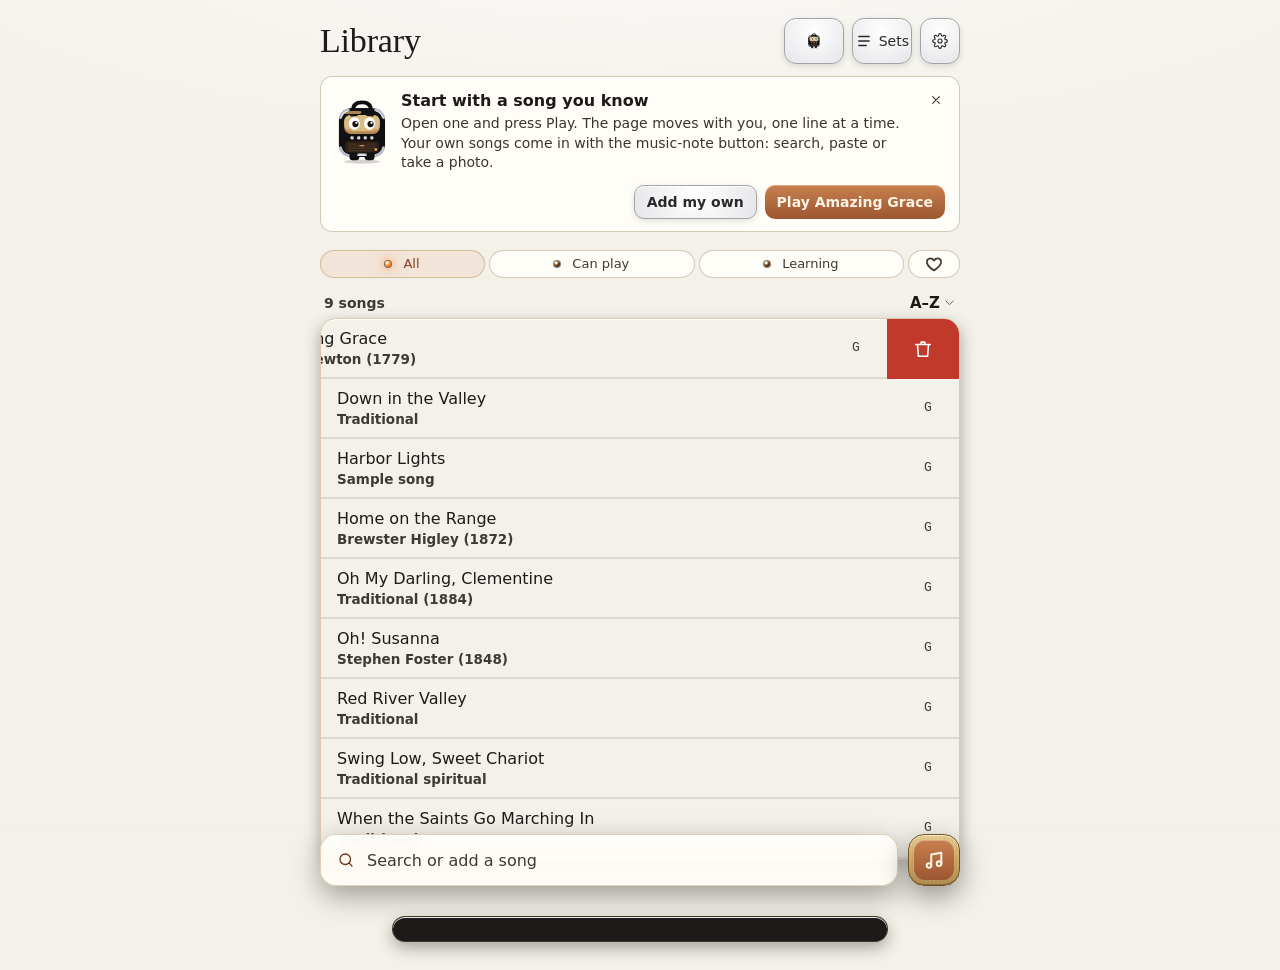
<file: index.html>
<!doctype html>
<html lang="en" data-theme="dark">
<head>
<meta charset="utf-8">
<meta name="viewport" content="width=device-width,initial-scale=1,viewport-fit=cover,interactive-widget=resizes-content">
<meta name="theme-color" content="#1d1640">
<meta name="apple-mobile-web-app-capable" content="yes">
<meta name="mobile-web-app-capable" content="yes">
<meta name="apple-mobile-web-app-title" content="Louie">
<meta name="apple-mobile-web-app-status-bar-style" content="black-translucent">
<title>Louie: Learn Guitar</title>
<!-- Only this app's own files run. Network: the Anthropic API (your own key) and Apple's
     song search; images: album art from Apple. Inline styles are allowed for layout.
     Apple Music (off unless turned on): MusicKit from Apple and its token from a workers.dev Worker.
     MusicKit also fetches a certificate bundle from s.mzstatic.com and streams audio from Apple's CDNs (3.10.2). -->
<meta http-equiv="Content-Security-Policy" content="default-src 'self'; script-src 'self' https://itunes.apple.com https://*.apple.com; style-src 'self' 'unsafe-inline'; img-src 'self' data: blob: https://*.mzstatic.com https://tile.openstreetmap.org; connect-src 'self' https://api.anthropic.com https://itunes.apple.com https://*.apple.com https://lrclib.net https://api.getsong.co https://api.open-meteo.com https://geocoding-api.open-meteo.com https://*.workers.dev https://*.mzstatic.com https://*.cdn-apple.com https://*.aaplimg.com; media-src 'self' blob: https://*.apple.com https://*.mzstatic.com https://*.cdn-apple.com https://*.aaplimg.com; object-src 'none'; base-uri 'none'; form-action 'none'">
<link rel="modulepreload" href="core.js">
<link rel="modulepreload" href="ui.js">
<link rel="modulepreload" href="store.js">
<link rel="modulepreload" href="sets.js">
<link rel="modulepreload" href="coach.js">
<link rel="modulepreload" href="app.js">
<!-- VERSION (core.js) and CACHE (sw.js) are bumped automatically on push to main; see README, Releases. -->
<link rel="manifest" href="manifest.webmanifest">
<link rel="icon" type="image/png" sizes="32x32" href="icons/favicon-32.png">
<link rel="icon" type="image/png" sizes="192x192" href="icons/icon-192.png">
<link rel="apple-touch-icon" href="icons/apple-touch-icon.png">
<!-- iPhone launch screens: the app's background and icon instead of a blank flash -->
<link rel="apple-touch-startup-image" media="(device-width: 440px) and (device-height: 956px) and (-webkit-device-pixel-ratio: 3) and (orientation: portrait)" href="icons/splash/launch-1320x2868.png">
<link rel="apple-touch-startup-image" media="(device-width: 430px) and (device-height: 932px) and (-webkit-device-pixel-ratio: 3) and (orientation: portrait)" href="icons/splash/launch-1290x2796.png">
<link rel="apple-touch-startup-image" media="(device-width: 428px) and (device-height: 926px) and (-webkit-device-pixel-ratio: 3) and (orientation: portrait)" href="icons/splash/launch-1284x2778.png">
<link rel="apple-touch-startup-image" media="(device-width: 402px) and (device-height: 874px) and (-webkit-device-pixel-ratio: 3) and (orientation: portrait)" href="icons/splash/launch-1206x2622.png">
<link rel="apple-touch-startup-image" media="(device-width: 393px) and (device-height: 852px) and (-webkit-device-pixel-ratio: 3) and (orientation: portrait)" href="icons/splash/launch-1179x2556.png">
<link rel="apple-touch-startup-image" media="(device-width: 390px) and (device-height: 844px) and (-webkit-device-pixel-ratio: 3) and (orientation: portrait)" href="icons/splash/launch-1170x2532.png">
<link rel="apple-touch-startup-image" media="(device-width: 375px) and (device-height: 812px) and (-webkit-device-pixel-ratio: 3) and (orientation: portrait)" href="icons/splash/launch-1125x2436.png">
<link rel="apple-touch-startup-image" media="(device-width: 414px) and (device-height: 896px) and (-webkit-device-pixel-ratio: 2) and (orientation: portrait)" href="icons/splash/launch-828x1792.png">
<link rel="apple-touch-startup-image" media="(device-width: 375px) and (device-height: 667px) and (-webkit-device-pixel-ratio: 2) and (orientation: portrait)" href="icons/splash/launch-750x1334.png">
<link rel="stylesheet" href="styles.css">
</head>
<body>
<div class="app" id="app"></div>
<div id="layer"></div>
<!-- The glow (2.1): one soft halo, used for values you glance at -->
<svg width="0" height="0" style="position:absolute" aria-hidden="true"><defs><filter id="glow-f" x="-60%" y="-60%" width="220%" height="220%"><feGaussianBlur stdDeviation="2.2" result="b"/><feMerge><feMergeNode in="b"/><feMergeNode in="b"/><feMergeNode in="SourceGraphic"/></feMerge></filter><pattern id="tolex" width="8" height="8" patternUnits="userSpaceOnUse"><rect width="8" height="8" fill="#0f0f11"/><path d="M0 8 L8 0" stroke="#242428" stroke-width="1"/></pattern></defs></svg>
<div class="toast" id="toast" role="status"></div>
<script type="module" src="app.js"></script>
</body>
</html>
</file>
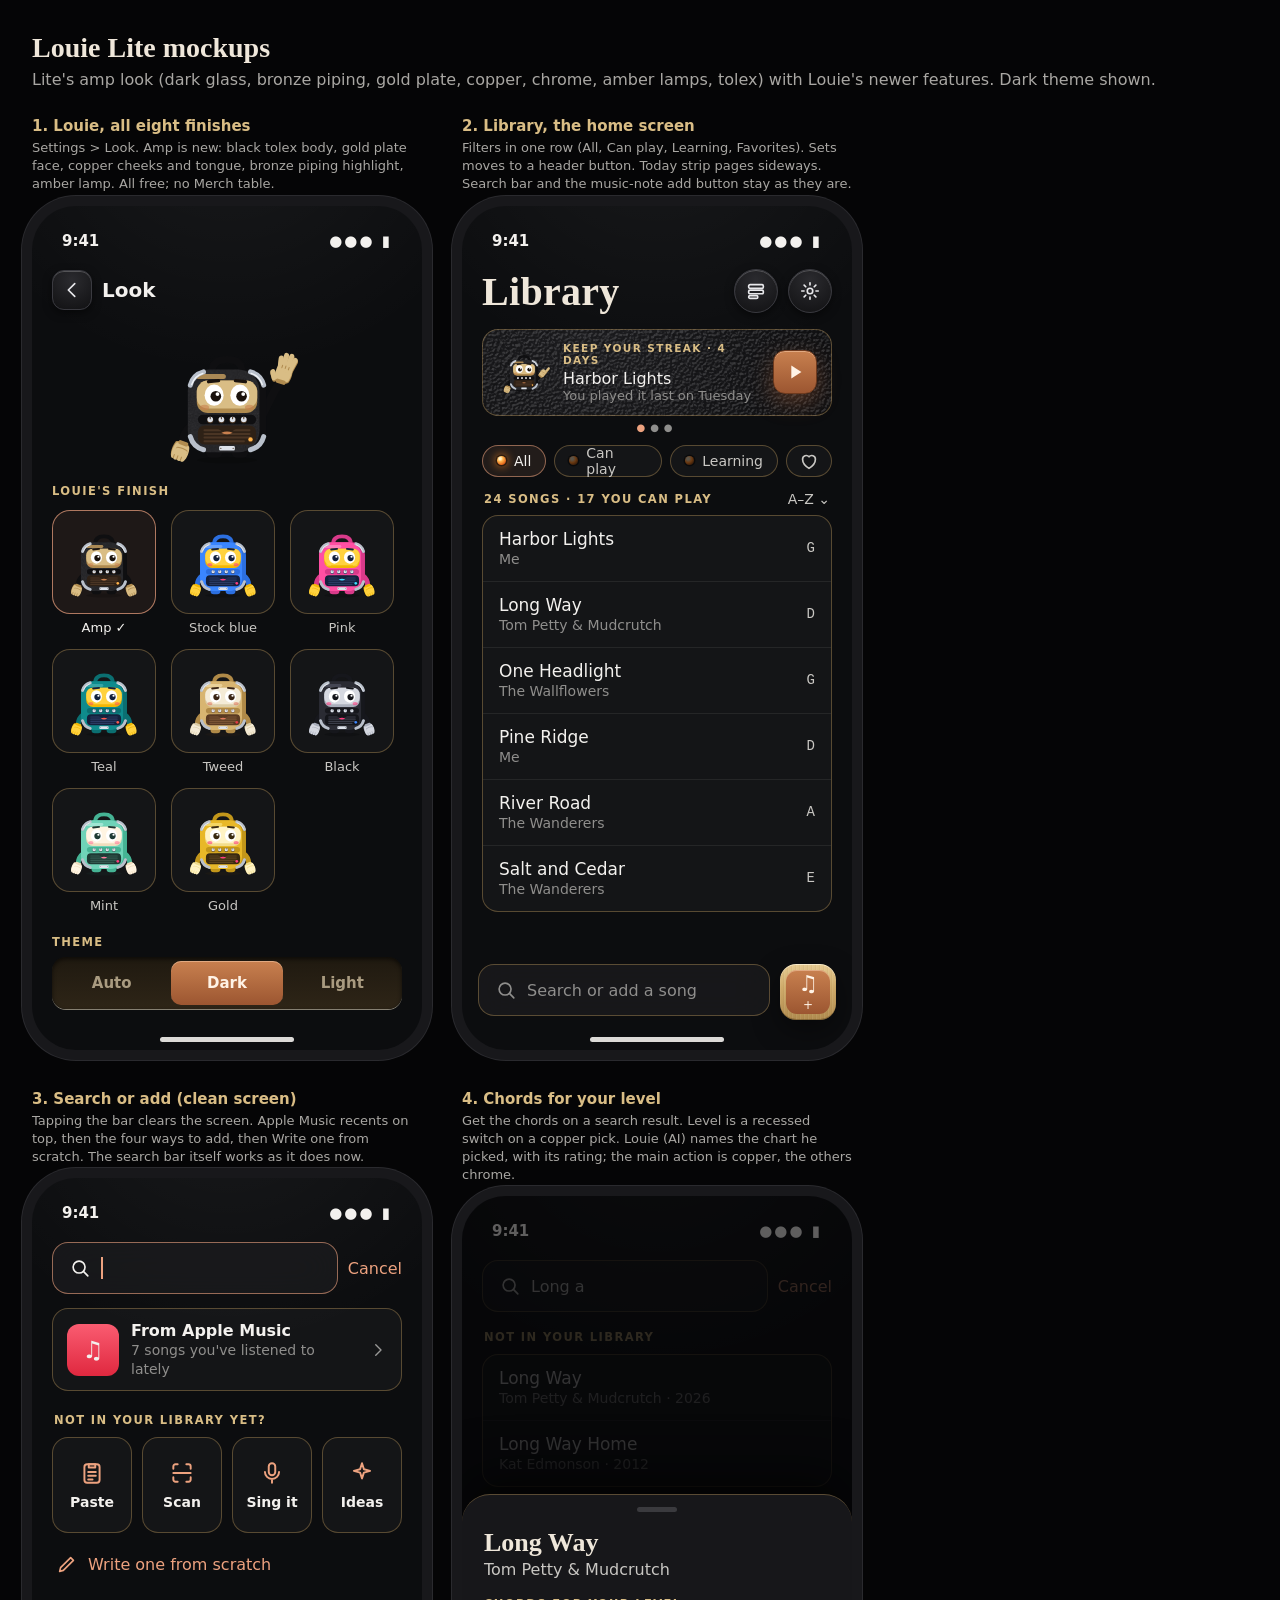
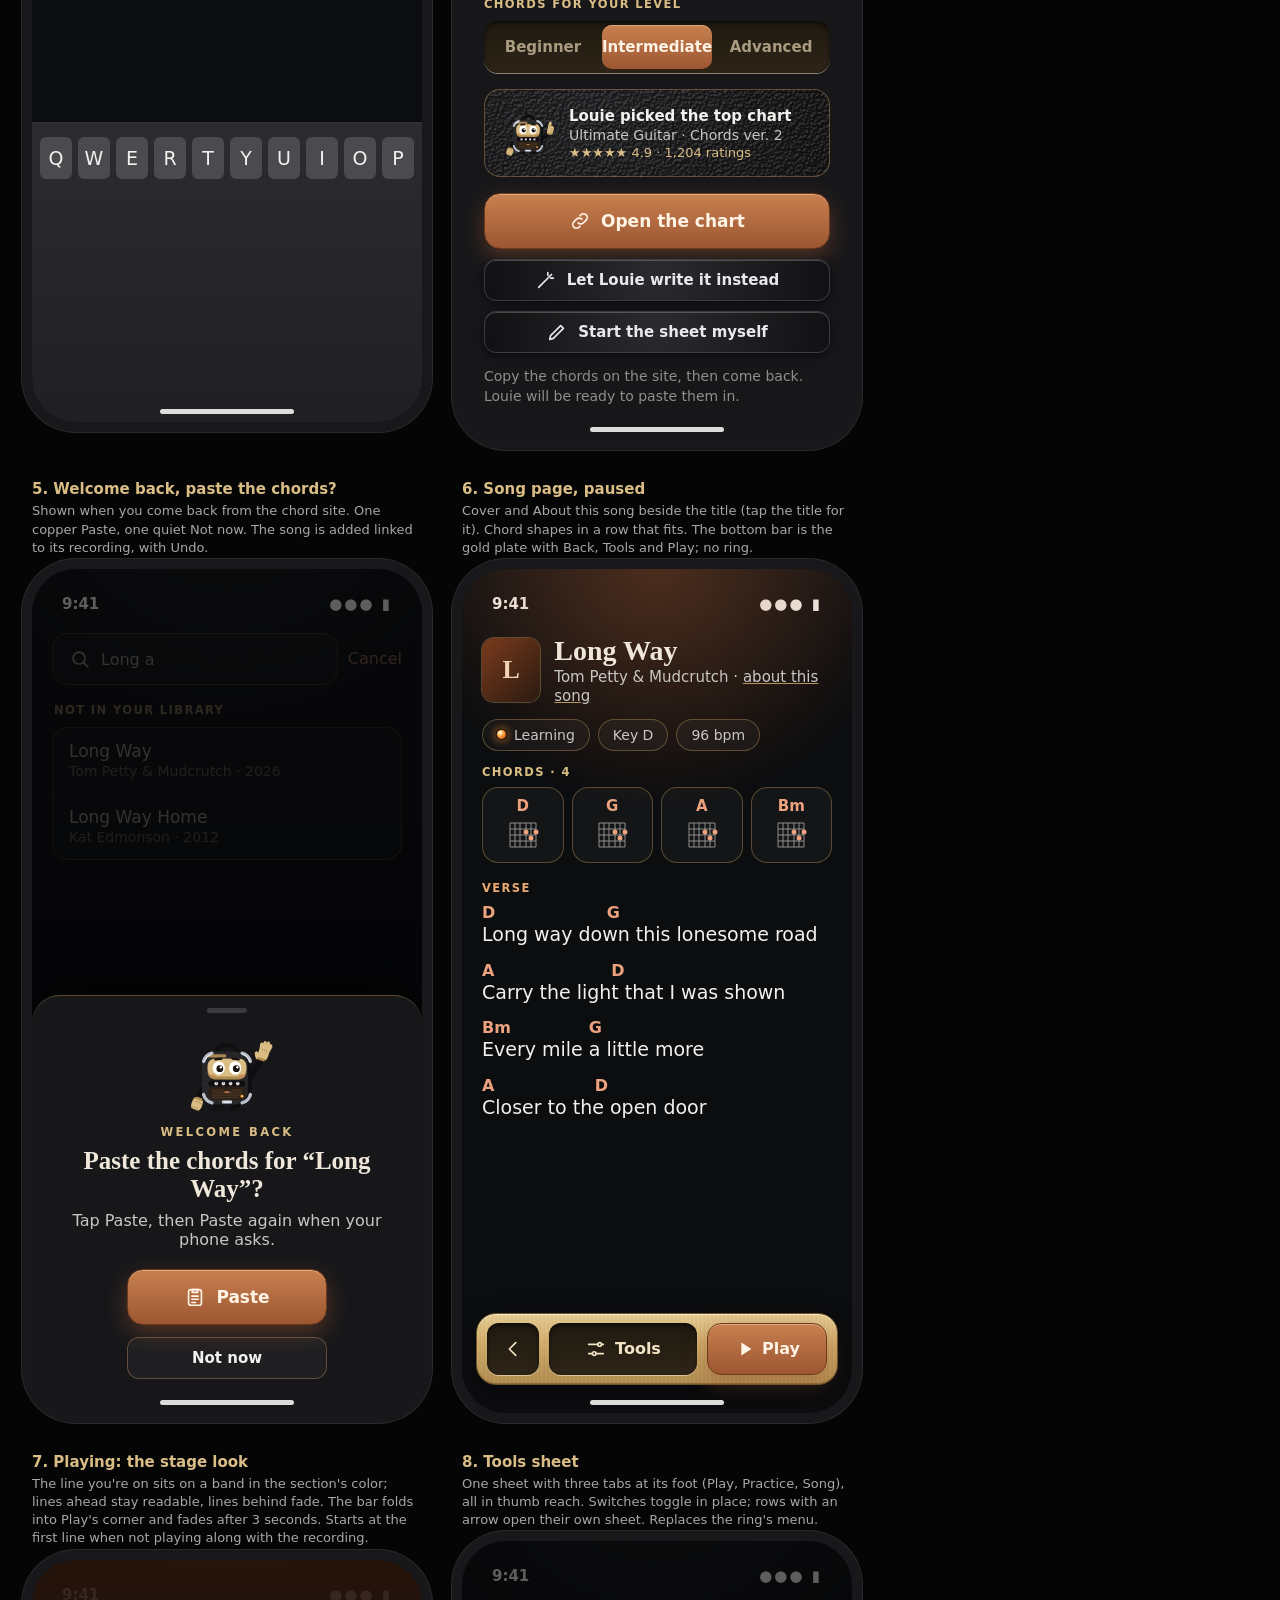
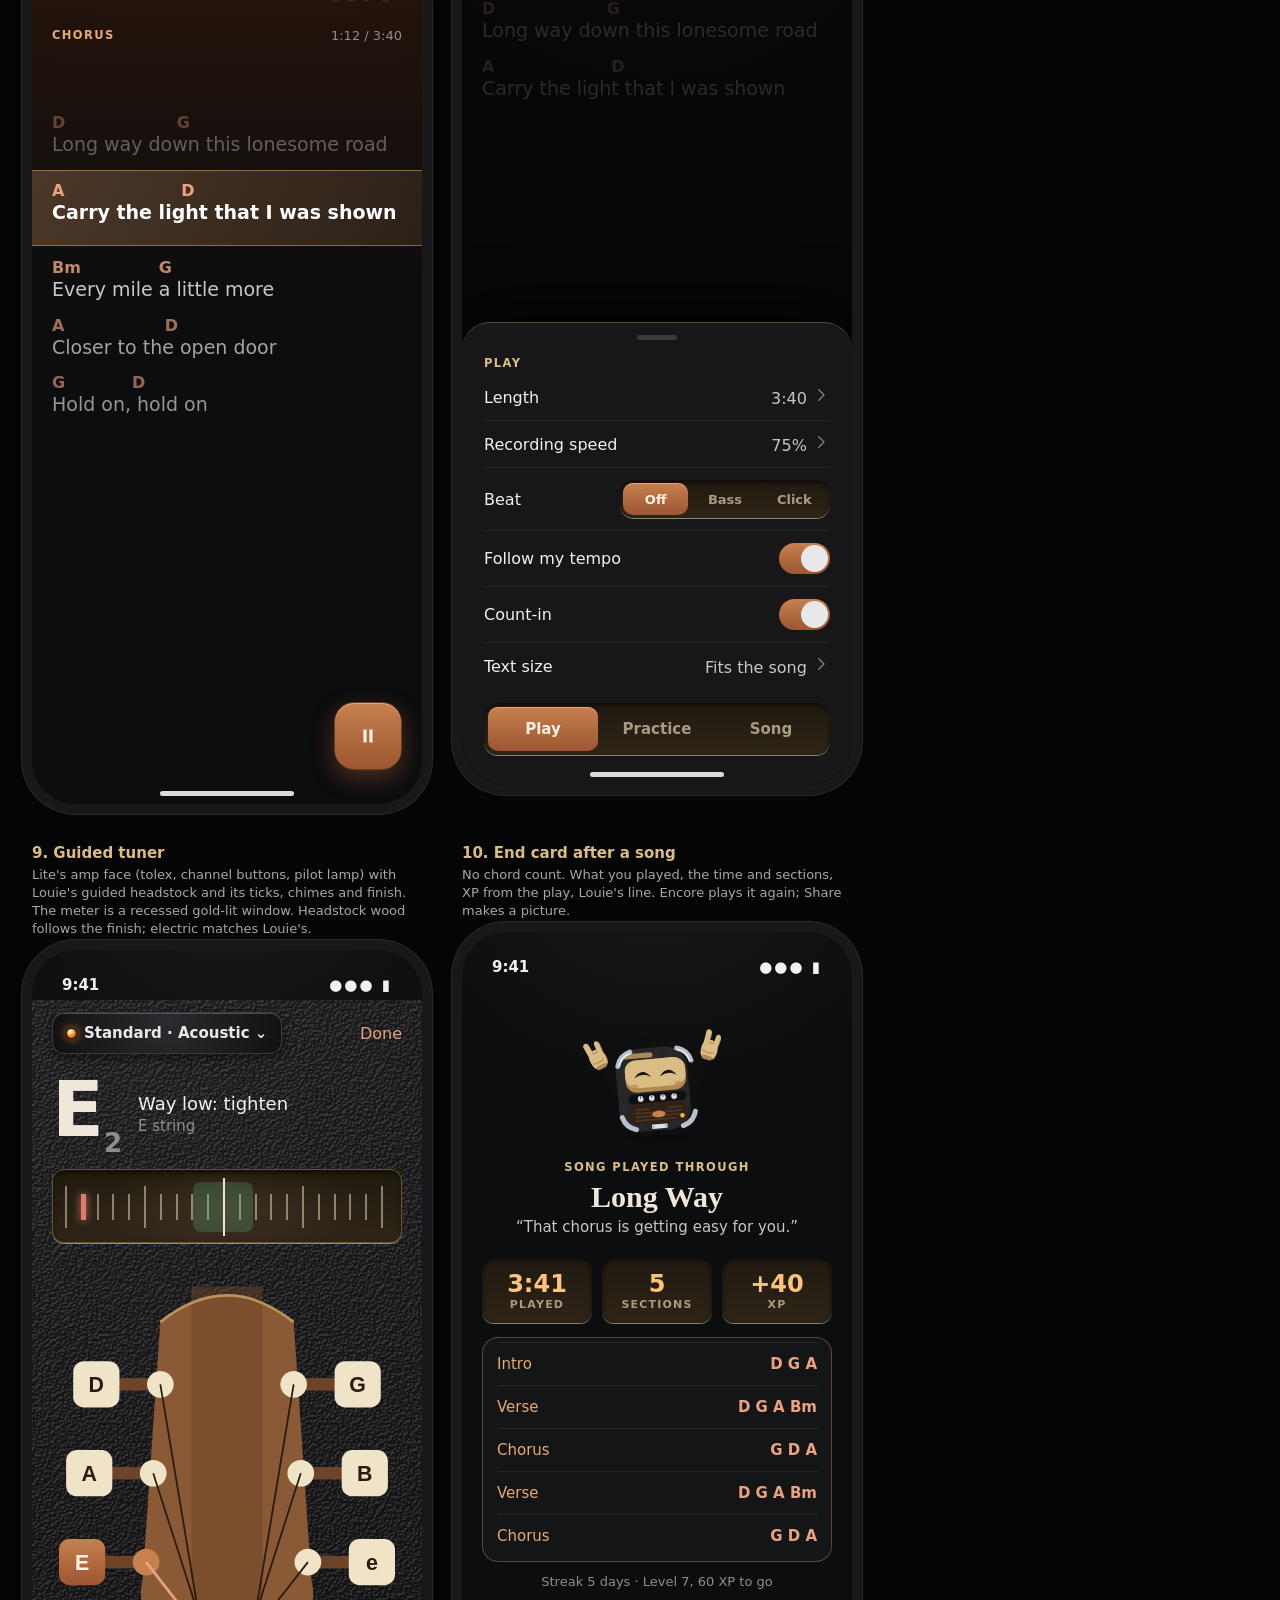
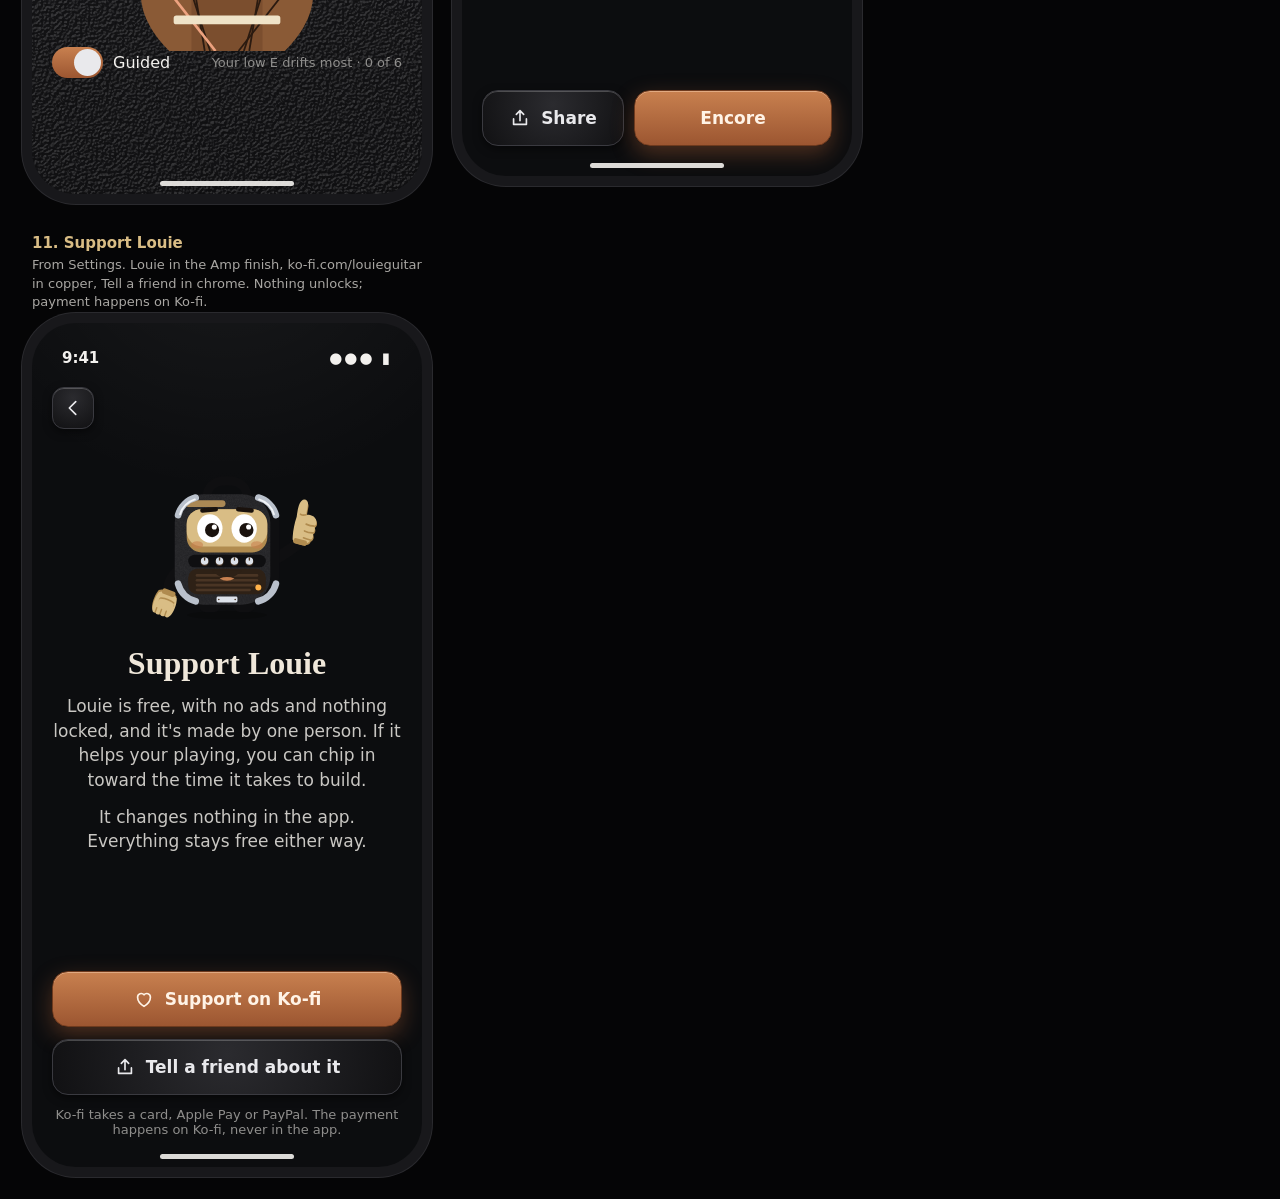
<file: docs/lite-mockups/mockups.html>
<!DOCTYPE html><html><head><meta charset="utf-8"><title>Louie Lite mockups</title><style>
:root{--bg:#0c0d0f;--fg:#f3f1ee;--fg-2:#c9c7c3;--muted:#8f8e8c;--accent:#eda27f;--card:rgba(255,255,255,.035);--card-2:rgba(255,255,255,.07);--rim:rgba(255,255,255,.09);--hair:rgba(255,255,255,.07);--head:#efe7da;--good:#8fd3a3;--tune:#5fb383;
--sans:-apple-system,BlinkMacSystemFont,"SF Pro Text","Helvetica Neue",system-ui,sans-serif;--serif:"New York",ui-serif,"Iowan Old Style",Charter,Georgia,serif;
--bronze:#b8935a;--bronze-line:rgba(184,147,90,.42);
--plate:repeating-linear-gradient(90deg,rgba(255,250,230,.07) 0 1px,rgba(0,0,0,0) 1px 3px,rgba(90,60,20,.05) 3px 4px),linear-gradient(180deg,#e6cb92,#cfab6a 42%,#b08b4f);
--plate-shadow:inset 0 1px 0 rgba(255,246,220,.75),inset 0 -1px 0 rgba(60,40,10,.35),0 10px 28px rgba(0,0,0,.4);
--recess:linear-gradient(180deg,#1f1910,#2e2517);--recess-shadow:inset 0 2px 4px rgba(0,0,0,.6),0 1px 0 rgba(255,244,214,.5);--recess-fg:#f1e3c4;--recess-dim:#a99b80;--recess-on:#ffc27a;
--copper:linear-gradient(180deg,#c8804f,#9c5631);--copper-fg:#fff3e6;--copper-hi:inset 0 1px 0 rgba(255,220,190,.45);--copper-glow:0 8px 22px rgba(156,86,49,.45);
--chrome:radial-gradient(circle at 50% 25%,#2b2b2f,#111113);--chrome-edge:#8e8e94;--chrome-fg:#e9e9ec;--chrome-shadow:inset 0 1px 0 rgba(255,255,255,.22),0 3px 8px rgba(0,0,0,.5);
--lamp-off:radial-gradient(circle at 35% 30%,rgba(255,230,190,.3) 0 14%,#6b3a12 45%,#2e1606 85%);--lamp-on:radial-gradient(circle at 35% 30%,#fff1c9 0 12%,#ffb24a 34%,#e2661c 70%,#8a2d08);--lamp-glow:0 0 8px 2px rgba(255,140,40,.6);
--gold-text:#d9bd85;--glass-tint:rgba(28,28,31,.72);
--tolex:url("data:image/svg+xml,%3Csvg xmlns='http://www.w3.org/2000/svg' width='220' height='220'%3E%3Cdefs%3E%3Cfilter id='t' x='0' y='0' width='100%25' height='100%25'%3E%3CfeTurbulence type='fractalNoise' baseFrequency='0.38' numOctaves='3' seed='11' stitchTiles='stitch' result='n'/%3E%3CfeDiffuseLighting in='n' surfaceScale='2.4' lighting-color='%23fff' result='l'%3E%3CfeDistantLight azimuth='235' elevation='50'/%3E%3C/feDiffuseLighting%3E%3CfeColorMatrix in='l' type='matrix' values='0 0 0 0 1 0 0 0 0 1 0 0 0 0 1 0.17 0.17 0.17 0 -0.36' result='hi'/%3E%3CfeColorMatrix in='l' type='matrix' values='0 0 0 0 0 0 0 0 0 0 0 0 0 0 0 -0.16 -0.16 -0.16 0 0.36' result='lo'/%3E%3CfeMerge%3E%3CfeMergeNode in='lo'/%3E%3CfeMergeNode in='hi'/%3E%3C/feMerge%3E%3C/filter%3E%3C/defs%3E%3Crect width='220' height='220' filter='url(%23t)'/%3E%3C/svg%3E");}
*{box-sizing:border-box;margin:0;padding:0}
body{background:#050506;font-family:var(--sans);color:var(--fg);padding:32px}
.board{display:flex;flex-wrap:wrap;gap:40px}
.ab{width:390px}
.ab h3{font:600 15px var(--sans);color:#d9bd85;margin:0 0 4px}
.ab p.note{font:13px/1.4 var(--sans);color:#a9a7a3;margin:0 0 12px;min-height:36px}
.ph{position:relative;width:390px;height:844px;border-radius:44px;overflow:hidden;background:radial-gradient(120% 50% at 50% -10%,rgba(255,255,255,.05),transparent 60%),var(--bg);box-shadow:0 0 0 10px #18181b,0 0 0 11px #2a2a2e}
.sb{height:50px;display:flex;justify-content:space-between;align-items:flex-end;padding:0 30px 6px;font:600 15px var(--sans)}
.pad{padding:8px 20px}
.serif{font-family:var(--serif)}
.title{font:600 40px var(--serif);color:var(--head);letter-spacing:.3px}
.cap{font:700 11.5px var(--sans);letter-spacing:1.4px;text-transform:uppercase;color:var(--gold-text)}
.card{background:var(--card);border:1px solid var(--bronze-line);border-radius:16px}
.row{display:flex;align-items:center;gap:12px}
.li{display:flex;align-items:center;justify-content:space-between;padding:13px 16px;border-top:1px solid var(--hair)}
.li:first-child{border-top:0}
.li b{display:block;font:500 17px var(--sans)} .li small{color:var(--muted);font-size:14px}
.key{font:500 14px ui-monospace,Menlo,monospace;color:var(--fg-2)}
.chip{display:inline-flex;align-items:center;gap:8px;height:32px;padding:0 14px;border-radius:16px;border:1px solid var(--bronze-line);background:var(--card);font:500 14px var(--sans);color:var(--fg-2)}
.lamp{width:9px;height:9px;border-radius:50%;background:var(--lamp-off);box-shadow:0 0 0 1.5px rgba(0,0,0,.5)}
.lamp.on{background:var(--lamp-on);box-shadow:0 0 0 1.5px rgba(0,0,0,.5),var(--lamp-glow)}
.chip.on{color:var(--fg);border-color:rgba(237,162,127,.55);background:rgba(237,162,127,.1)}
.btn{display:flex;align-items:center;justify-content:center;gap:10px;height:56px;border-radius:16px;font:600 17px var(--sans);width:100%}
.copper{background:var(--copper);color:var(--copper-fg);box-shadow:var(--copper-hi),var(--copper-glow);border:1px solid #6e3a1e}
.chrome{background:var(--chrome);color:var(--chrome-fg);box-shadow:var(--chrome-shadow);border:1px solid #3a3a40}
.ghost{border:1px solid var(--bronze-line);background:var(--card);color:var(--fg)}
.row42{height:42px;font-size:15px;border-radius:12px}
.glass{background:var(--glass-tint);-webkit-backdrop-filter:blur(18px);backdrop-filter:blur(18px);border:1px solid var(--bronze-line)}
.search{height:52px;border-radius:16px;display:flex;align-items:center;gap:10px;padding:0 16px;color:var(--muted);font-size:16px}
.addbtn{width:56px;height:56px;border-radius:16px;background:var(--plate);box-shadow:var(--plate-shadow);display:grid;place-items:center;flex:none}
.addbtn i{width:44px;height:44px;border-radius:11px;background:var(--copper);box-shadow:var(--copper-hi);display:grid;place-items:center;color:#fff3e6;font-style:normal;font-size:22px}
.plate{background:var(--plate);box-shadow:var(--plate-shadow);border:1px solid #6d5326}
.recess{background:var(--recess);box-shadow:var(--recess-shadow);border-radius:12px}
.sheet{position:absolute;left:0;right:0;bottom:0;border-radius:28px 28px 0 0;background:#17171a;border-top:1px solid var(--bronze-line);box-shadow:0 -20px 50px rgba(0,0,0,.6);padding:12px 22px 34px}
.grab{width:40px;height:5px;border-radius:3px;background:#3a3a3e;margin:0 auto 16px}
.dim{position:absolute;inset:0;background:rgba(4,4,5,.62)}
.tile{flex:1;height:96px;border-radius:16px;display:flex;flex-direction:column;align-items:center;justify-content:center;gap:8px;font:600 14px var(--sans)}
.tile svg{width:26px;height:26px;stroke:var(--accent);fill:none;stroke-width:1.8;stroke-linecap:round;stroke-linejoin:round}
.seg{display:flex;padding:4px;gap:4px;border-radius:14px}
.seg span{flex:1;height:44px;border-radius:10px;display:grid;place-items:center;font:600 15px var(--sans);color:var(--recess-dim)}
.seg span.on{background:var(--copper);color:var(--copper-fg);box-shadow:var(--copper-hi)}
.ic{width:22px;height:22px;stroke:currentColor;fill:none;stroke-width:1.8;stroke-linecap:round;stroke-linejoin:round}
.tolex{background:var(--tolex),radial-gradient(circle at 30% 0,#202023,#121214)}
.fin svg{display:block}
.sw{display:flex;align-items:center;justify-content:space-between;padding:12px 0;border-top:1px solid var(--hair);font-size:16px}
.tg{width:51px;height:31px;border-radius:16px;background:#3a3a3e;position:relative}
.tg::after{content:"";position:absolute;top:2px;left:2px;width:27px;height:27px;border-radius:50%;background:#e9e9ec}
.tg.on{background:var(--copper)} .tg.on::after{left:22px}
.chord{color:var(--accent);font-weight:600}
.home{position:absolute;bottom:8px;left:50%;width:134px;height:5px;margin-left:-67px;border-radius:3px;background:#f3f1ee;opacity:.9}
.louie .lv-b{fill:var(--lv-body)}.louie .lv-s{fill:var(--lv-shade)}.louie .lv-ss{stroke:var(--lv-shade)}.louie .lv-hi{fill:var(--lv-hi);opacity:.9}.louie .lv-f{fill:var(--lv-face)}.louie .lv-fs{fill:var(--lv-face-sh)}.louie .lv-l{stroke:var(--lv-shade)}.louie .lv-c{fill:var(--lv-cheek);opacity:.6}.louie .lv-p{fill:var(--lv-pupil)}.louie .lv-ps{stroke:var(--lv-pupil)}.louie .lv-g{fill:var(--lv-grille)}.louie .lv-gs{fill:var(--lv-slat)}.louie .lv-m{fill:var(--lv-grille)}.louie .lv-ms{stroke:var(--lv-grille)}.louie .lv-fl{stroke:var(--lv-face-sh)}.louie .lv-cuff{fill:var(--lv-face-sh)}.louie .lv-k{fill:#DDE2EA}.louie .lv-cn{stroke:#B9C0CB}.louie .lv-cnh{stroke:#F2F4F7}.louie .lv-t{fill:var(--lv-tongue)}.louie .lv-lamp{fill:var(--lv-lamp)}.louie .lv-shadow{fill:var(--lv-shadow);opacity:.18}.louie .lv-z{fill:var(--muted)}
.fin-amp{--lv-body:url(#lvTolex);--lv-shade:#0f0f11;--lv-hi:#b8935a;--lv-face:#d9bd85;--lv-face-sh:#b08b4f;--lv-grille:#2e2116;--lv-slat:#4a3524;--lv-pupil:#1a120d;--lv-cheek:#c8804f;--lv-lamp:#ffb24a;--lv-tongue:#c8804f;--lv-shadow:#000}
.fin-stock{--lv-body:#3A86FF;--lv-shade:#2C6FE0;--lv-hi:#6BA4FF;--lv-face:#FFD23F;--lv-face-sh:#F2B705;--lv-grille:#14213D;--lv-slat:#2A3A63;--lv-pupil:#14213D;--lv-cheek:#FF3D7F;--lv-lamp:#FF3D7F;--lv-tongue:#FF3D7F;--lv-shadow:#000}
.fin-pink{--lv-body:#FF4FA3;--lv-shade:#D93A8A;--lv-hi:#FF84C0;--lv-face:#FFD23F;--lv-face-sh:#F2B705;--lv-grille:#14213D;--lv-slat:#2A3A63;--lv-pupil:#14213D;--lv-cheek:#FFD84D;--lv-lamp:#3DE0FF;--lv-tongue:#3DE0FF;--lv-shadow:#000}
.fin-teal{--lv-body:#0F8B8D;--lv-shade:#0B6F71;--lv-hi:#3BA7A9;--lv-face:#FFD23F;--lv-face-sh:#F2B705;--lv-grille:#14213D;--lv-slat:#2A3A63;--lv-pupil:#14213D;--lv-cheek:#FF5A4E;--lv-lamp:#FF5A4E;--lv-tongue:#FF5A4E;--lv-shadow:#000}
.fin-tweed{--lv-body:#D8B571;--lv-shade:#B08A48;--lv-hi:#EBD39C;--lv-face:#F4EBD6;--lv-face-sh:#DCCDA8;--lv-grille:#5A3A22;--lv-slat:#7A5434;--lv-pupil:#3A2414;--lv-cheek:#E07A5F;--lv-lamp:#E63946;--lv-tongue:#E07A5F;--lv-shadow:#3A2414}
.fin-black{--lv-body:#2A2B33;--lv-shade:#16171C;--lv-hi:#474956;--lv-face:#D5D8E0;--lv-face-sh:#A9AEBB;--lv-grille:#14151A;--lv-slat:#3A3D48;--lv-pupil:#14151A;--lv-cheek:#FF3D7F;--lv-lamp:#3A86FF;--lv-tongue:#FF3D7F;--lv-shadow:#000}
.fin-mint{--lv-body:#6FD3B8;--lv-shade:#45B394;--lv-hi:#A6E8D6;--lv-face:#FFF4E2;--lv-face-sh:#F0DDBD;--lv-grille:#1E3A34;--lv-slat:#33584F;--lv-pupil:#1E3A34;--lv-cheek:#FF7A9C;--lv-lamp:#FF3D7F;--lv-tongue:#FF7A9C;--lv-shadow:#1E3A34}
.fin-gold{--lv-body:#E8B828;--lv-shade:#C2961A;--lv-hi:#F6D96A;--lv-face:#FFF3C4;--lv-face-sh:#F2DD8C;--lv-grille:#3A2A10;--lv-slat:#5C4420;--lv-pupil:#3A2A10;--lv-cheek:#FF3D7F;--lv-lamp:#FF3D7F;--lv-tongue:#FF3D7F;--lv-shadow:#3A2A10}
</style></head><body><svg width="0" height="0" style="position:absolute"><defs><pattern id="lvTolex" patternUnits="userSpaceOnUse" width="60" height="60"><rect width="60" height="60" fill="#1d1d20"/><filter id="lvtf"><feTurbulence type="fractalNoise" baseFrequency="0.9" numOctaves="2" seed="4"/><feColorMatrix values="0 0 0 0 1  0 0 0 0 1  0 0 0 0 1  0 0 0 .09 0"/></filter><rect width="60" height="60" filter="url(#lvtf)"/></pattern></defs></svg><h1 style="font:600 28px var(--serif);color:#efe7da;margin-bottom:6px">Louie Lite mockups</h1><p style="color:#a9a7a3;margin-bottom:28px">Lite's amp look (dark glass, bronze piping, gold plate, copper, chrome, amber lamps, tolex) with Louie's newer features. Dark theme shown.</p><div class="board"><div class="ab"><h3>1. Louie, all eight finishes</h3><p class="note">Settings > Look. Amp is new: black tolex body, gold plate face, copper cheeks and tongue, bronze piping highlight, amber lamp. All free; no Merch table.</p><div class="ph"><div class="sb"><span>9:41</span><span style="letter-spacing:2px">&#9679;&#9679;&#9679; &#9646;</span></div><div class="pad"><div class="row" style="gap:10px;margin:6px 0 18px"><span class="chrome" style="width:40px;height:40px;border-radius:12px;display:grid;place-items:center"><svg class="ic" viewBox="0 0 24 24"><path d="M15 5l-7 7 7 7"/></svg></span><span style="font:600 20px var(--sans)">Look</span></div>
  <div style="display:grid;place-items:center;margin-bottom:6px"><span class="fin-amp" style="display:inline-block;width:150px;height:150px"><svg class="louie happy wave" width="150" height="150" viewBox="-34 -30 268 236" role="img" aria-label="Louie">
  
  <ellipse class="lv-shadow" cx="100" cy="190" rx="54" ry="6"/>
  <g class="lv-body" transform="">
    <path class="lv-l" d="M38 128 Q20 142 22 160" fill="none" stroke-width="15" stroke-linecap="round"/><path class="lv-l" d="M160 116 Q188 58 196 50" fill="none" stroke-width="15" stroke-linecap="round"/>
    <rect class="lv-s" x="62" y="166" width="30" height="20" rx="10"/><rect class="lv-s" x="108" y="166" width="30" height="20" rx="10"/>
    <path class="lv-ss" d="M73 34 Q73 10 100 10 Q127 10 127 34" fill="none" stroke-width="12" stroke-linecap="round"/>
    <rect class="lv-s" x="30" y="28" width="140" height="148" rx="38"/>
    <rect class="lv-b" x="30" y="28" width="128" height="148" rx="38"/>
    <rect class="lv-hi" x="44" y="36" width="54" height="9" rx="4.5"/>
    <g class="lv-cn" fill="none" stroke-width="9" stroke-linecap="round"><path d="M34.5 56 A33.5 33.5 0 0 1 58 32.5"/><path d="M142 32.5 A33.5 33.5 0 0 1 165.5 56"/><path d="M34.5 148 A33.5 33.5 0 0 0 58 171.5"/><path d="M142 171.5 A33.5 33.5 0 0 0 165.5 148"/></g><g class="lv-cnh" fill="none" stroke-width="2.4" stroke-linecap="round"><path d="M37 55 A31 31 0 0 1 57 35"/><path d="M143 35 A31 31 0 0 1 163 55"/></g>
    <rect class="lv-fs" x="46" y="48" width="108" height="58" rx="20"/>
    <rect class="lv-f" x="46" y="48" width="108" height="50" rx="20"/>
    <ellipse class="lv-c" cx="60" cy="96" rx="8" ry="5"/><ellipse class="lv-c" cx="140" cy="96" rx="8" ry="5"/>
    <g class="lv-eye"><ellipse cx="77" cy="74" rx="17" ry="19" fill="#fff"/><circle class="lv-p" cx="80" cy="76" r="9.5"/><circle cx="83" cy="72" r="3.4" fill="#fff"/></g><g class="lv-eye"><ellipse cx="123" cy="74" rx="17" ry="19" fill="#fff"/><circle class="lv-p" cx="126" cy="76" r="9.5"/><circle cx="129" cy="72" r="3.4" fill="#fff"/></g><rect class="lv-p" x="64" y="46" width="24" height="6" rx="3" transform="rotate(-6 76 49)"/><rect class="lv-p" x="112" y="46" width="24" height="6" rx="3" transform="rotate(6 124 49)"/>
    <rect class="lv-s" x="48" y="109" width="104" height="17" rx="8.5"/>
    <rect class="lv-g" x="48" y="128" width="104" height="34" rx="12"/><circle class="lv-gs" cx="70" cy="118.6" r="5.6"/><circle class="lv-k" cx="70" cy="117.4" r="5"/><rect class="lv-gs" x="69.1" y="112.6" width="1.8" height="4.4" rx=".9"/><circle class="lv-gs" cx="90" cy="118.6" r="5.6"/><circle class="lv-k" cx="90" cy="117.4" r="5"/><rect class="lv-gs" x="89.1" y="112.6" width="1.8" height="4.4" rx=".9"/><circle class="lv-gs" cx="110" cy="118.6" r="5.6"/><circle class="lv-k" cx="110" cy="117.4" r="5"/><rect class="lv-gs" x="109.1" y="112.6" width="1.8" height="4.4" rx=".9"/><circle class="lv-gs" cx="130" cy="118.6" r="5.6"/><circle class="lv-k" cx="130" cy="117.4" r="5"/><rect class="lv-gs" x="129.1" y="112.6" width="1.8" height="4.4" rx=".9"/>
    <rect class="lv-gs" x="58" y="135" width="84" height="3.6" rx="1.8"/><rect class="lv-gs" x="58" y="141.5" width="84" height="3.6" rx="1.8"/><rect class="lv-gs" x="58" y="148" width="84" height="3.6" rx="1.8"/><rect class="lv-gs" x="58" y="154.5" width="74" height="3.6" rx="1.8"/>
    <g transform="translate(0 6)"><path class="lv-m" d="M80 124 Q100 146 120 124Z"/><path class="lv-t" d="M90 135 Q100 141 110 135 Q100 131 90 135Z"/></g>
    <rect class="lv-k" x="86" y="165" width="28" height="8" rx="2"/><circle class="lv-gs" cx="89" cy="169" r="1.1"/><circle class="lv-gs" cx="111" cy="169" r="1.1"/>
    <circle class="lv-lamp" cx="142" cy="153" r="4"/>
    <g transform="translate(22 160) rotate(200) scale(0.97 1.17)"><g class="lv-fs" transform="translate(1.25 1.9)"><path d="M-13 -3C-16 -9 -16 -20 -12 -25Q-9 -29 -5.5 -26.5Q-2 -29.5 1.5 -26.5Q5 -29.5 8.5 -26.5Q12.5 -28 14 -23C16 -17 15.5 -9 13 -3C8 1 -8 1 -13 -3Z"/><path d="M-12.5 -15C-6 -18.5 4 -18.5 8.5 -15C10.5 -13 9.5 -10 7.5 -9.5C1 -8 -6 -8.5 -12 -10Z"/></g><g class="lv-f"><path d="M-13 -3C-16 -9 -16 -20 -12 -25Q-9 -29 -5.5 -26.5Q-2 -29.5 1.5 -26.5Q5 -29.5 8.5 -26.5Q12.5 -28 14 -23C16 -17 15.5 -9 13 -3C8 1 -8 1 -13 -3Z"/></g><g class="lv-fl" fill="none" stroke-width="1.9" stroke-linecap="round"><path d="M-5.5 -26V-21M1.5 -26V-21M8.5 -26V-21"/></g><g class="lv-fs" transform="translate(0 1.6)"><path d="M-12.5 -15C-6 -18.5 4 -18.5 8.5 -15C10.5 -13 9.5 -10 7.5 -9.5C1 -8 -6 -8.5 -12 -10Z"/></g><g class="lv-f"><path d="M-12.5 -15C-6 -18.5 4 -18.5 8.5 -15C10.5 -13 9.5 -10 7.5 -9.5C1 -8 -6 -8.5 -12 -10Z"/></g><rect class="lv-cuff" x="-9.5" y="-3.2" width="19" height="6.4" rx="3.2"/></g><g transform="translate(196 50) rotate(18) scale(0.97 1.17)"><g class="lv-fs" transform="translate(1.25 1.9)"><path d="M-13 -4C-15.5 -11 -15.5 -20 -12.5 -25C-8 -28 8 -28 12.5 -25C15.5 -20 15.5 -11 13 -4C8 1 -8 1 -13 -4Z"/><rect x="-13.6" y="-39" width="9.2" height="23" rx="4.6" transform="rotate(-14 -9 -20)"/><rect x="-7.6" y="-45" width="9.2" height="29" rx="4.6" transform="rotate(-5 -3 -20)"/><rect x="-1.0999999999999996" y="-46" width="9.2" height="30" rx="4.6" transform="rotate(4 3.5 -20)"/><rect x="4.9" y="-42" width="9.2" height="26" rx="4.6" transform="rotate(13 9.5 -20)"/><rect x="-21" y="-19" width="9.2" height="18" rx="4.6" transform="rotate(-38 -12 -8)"/></g><g class="lv-f"><path d="M-13 -4C-15.5 -11 -15.5 -20 -12.5 -25C-8 -28 8 -28 12.5 -25C15.5 -20 15.5 -11 13 -4C8 1 -8 1 -13 -4Z"/><rect x="-13.6" y="-39" width="9.2" height="23" rx="4.6" transform="rotate(-14 -9 -20)"/><rect x="-7.6" y="-45" width="9.2" height="29" rx="4.6" transform="rotate(-5 -3 -20)"/><rect x="-1.0999999999999996" y="-46" width="9.2" height="30" rx="4.6" transform="rotate(4 3.5 -20)"/><rect x="4.9" y="-42" width="9.2" height="26" rx="4.6" transform="rotate(13 9.5 -20)"/><rect x="-21" y="-19" width="9.2" height="18" rx="4.6" transform="rotate(-38 -12 -8)"/></g><g class="lv-fl" fill="none" stroke-width="1.9" stroke-linecap="round"><path d="M-6 -24.5V-21M0.3 -25V-21.5M6.6 -24.5V-21"/></g><rect class="lv-cuff" x="-9.5" y="-3.2" width="19" height="6.4" rx="3.2"/></g>
  </g>
</svg></span></div>
  <p class="cap" style="margin:6px 0 12px">Louie's finish</p>
  <div style="display:flex;flex-wrap:wrap;gap:14px 15px"><div style="width:104px;text-align:center"><div style="height:104px;border-radius:18px;border:1.5px solid rgba(237,162,127,.7);background:rgba(237,162,127,.08);display:grid;place-items:center"><span class="fin-amp" style="display:inline-block;width:88px;height:88px"><svg class="louie happy rest" width="88" height="88" viewBox="-34 -30 268 236" role="img" aria-label="Louie">
  
  <ellipse class="lv-shadow" cx="100" cy="190" rx="54" ry="6"/>
  <g class="lv-body" transform="">
    <path class="lv-l" d="M38 128 Q20 142 22 160" fill="none" stroke-width="15" stroke-linecap="round"/><path class="lv-l" d="M162 128 Q180 142 178 160" fill="none" stroke-width="15" stroke-linecap="round"/>
    <rect class="lv-s" x="62" y="166" width="30" height="20" rx="10"/><rect class="lv-s" x="108" y="166" width="30" height="20" rx="10"/>
    <path class="lv-ss" d="M73 34 Q73 10 100 10 Q127 10 127 34" fill="none" stroke-width="12" stroke-linecap="round"/>
    <rect class="lv-s" x="30" y="28" width="140" height="148" rx="38"/>
    <rect class="lv-b" x="30" y="28" width="128" height="148" rx="38"/>
    <rect class="lv-hi" x="44" y="36" width="54" height="9" rx="4.5"/>
    <g class="lv-cn" fill="none" stroke-width="9" stroke-linecap="round"><path d="M34.5 56 A33.5 33.5 0 0 1 58 32.5"/><path d="M142 32.5 A33.5 33.5 0 0 1 165.5 56"/><path d="M34.5 148 A33.5 33.5 0 0 0 58 171.5"/><path d="M142 171.5 A33.5 33.5 0 0 0 165.5 148"/></g><g class="lv-cnh" fill="none" stroke-width="2.4" stroke-linecap="round"><path d="M37 55 A31 31 0 0 1 57 35"/><path d="M143 35 A31 31 0 0 1 163 55"/></g>
    <rect class="lv-fs" x="46" y="48" width="108" height="58" rx="20"/>
    <rect class="lv-f" x="46" y="48" width="108" height="50" rx="20"/>
    <ellipse class="lv-c" cx="60" cy="96" rx="8" ry="5"/><ellipse class="lv-c" cx="140" cy="96" rx="8" ry="5"/>
    <g class="lv-eye"><ellipse cx="77" cy="74" rx="17" ry="19" fill="#fff"/><circle class="lv-p" cx="80" cy="76" r="9.5"/><circle cx="83" cy="72" r="3.4" fill="#fff"/></g><g class="lv-eye"><ellipse cx="123" cy="74" rx="17" ry="19" fill="#fff"/><circle class="lv-p" cx="126" cy="76" r="9.5"/><circle cx="129" cy="72" r="3.4" fill="#fff"/></g><rect class="lv-p" x="64" y="46" width="24" height="6" rx="3" transform="rotate(-6 76 49)"/><rect class="lv-p" x="112" y="46" width="24" height="6" rx="3" transform="rotate(6 124 49)"/>
    <rect class="lv-s" x="48" y="109" width="104" height="17" rx="8.5"/>
    <rect class="lv-g" x="48" y="128" width="104" height="34" rx="12"/><circle class="lv-gs" cx="70" cy="118.6" r="5.6"/><circle class="lv-k" cx="70" cy="117.4" r="5"/><rect class="lv-gs" x="69.1" y="112.6" width="1.8" height="4.4" rx=".9"/><circle class="lv-gs" cx="90" cy="118.6" r="5.6"/><circle class="lv-k" cx="90" cy="117.4" r="5"/><rect class="lv-gs" x="89.1" y="112.6" width="1.8" height="4.4" rx=".9"/><circle class="lv-gs" cx="110" cy="118.6" r="5.6"/><circle class="lv-k" cx="110" cy="117.4" r="5"/><rect class="lv-gs" x="109.1" y="112.6" width="1.8" height="4.4" rx=".9"/><circle class="lv-gs" cx="130" cy="118.6" r="5.6"/><circle class="lv-k" cx="130" cy="117.4" r="5"/><rect class="lv-gs" x="129.1" y="112.6" width="1.8" height="4.4" rx=".9"/>
    <rect class="lv-gs" x="58" y="135" width="84" height="3.6" rx="1.8"/><rect class="lv-gs" x="58" y="141.5" width="84" height="3.6" rx="1.8"/><rect class="lv-gs" x="58" y="148" width="84" height="3.6" rx="1.8"/><rect class="lv-gs" x="58" y="154.5" width="74" height="3.6" rx="1.8"/>
    <g transform="translate(0 6)"><path class="lv-m" d="M80 124 Q100 146 120 124Z"/><path class="lv-t" d="M90 135 Q100 141 110 135 Q100 131 90 135Z"/></g>
    <rect class="lv-k" x="86" y="165" width="28" height="8" rx="2"/><circle class="lv-gs" cx="89" cy="169" r="1.1"/><circle class="lv-gs" cx="111" cy="169" r="1.1"/>
    <circle class="lv-lamp" cx="142" cy="153" r="4"/>
    <g transform="translate(22 160) rotate(200) scale(0.97 1.17)"><g class="lv-fs" transform="translate(1.25 1.9)"><path d="M-13 -3C-16 -9 -16 -20 -12 -25Q-9 -29 -5.5 -26.5Q-2 -29.5 1.5 -26.5Q5 -29.5 8.5 -26.5Q12.5 -28 14 -23C16 -17 15.5 -9 13 -3C8 1 -8 1 -13 -3Z"/><path d="M-12.5 -15C-6 -18.5 4 -18.5 8.5 -15C10.5 -13 9.5 -10 7.5 -9.5C1 -8 -6 -8.5 -12 -10Z"/></g><g class="lv-f"><path d="M-13 -3C-16 -9 -16 -20 -12 -25Q-9 -29 -5.5 -26.5Q-2 -29.5 1.5 -26.5Q5 -29.5 8.5 -26.5Q12.5 -28 14 -23C16 -17 15.5 -9 13 -3C8 1 -8 1 -13 -3Z"/></g><g class="lv-fl" fill="none" stroke-width="1.9" stroke-linecap="round"><path d="M-5.5 -26V-21M1.5 -26V-21M8.5 -26V-21"/></g><g class="lv-fs" transform="translate(0 1.6)"><path d="M-12.5 -15C-6 -18.5 4 -18.5 8.5 -15C10.5 -13 9.5 -10 7.5 -9.5C1 -8 -6 -8.5 -12 -10Z"/></g><g class="lv-f"><path d="M-12.5 -15C-6 -18.5 4 -18.5 8.5 -15C10.5 -13 9.5 -10 7.5 -9.5C1 -8 -6 -8.5 -12 -10Z"/></g><rect class="lv-cuff" x="-9.5" y="-3.2" width="19" height="6.4" rx="3.2"/></g><g transform="translate(178 160) rotate(160) scale(0.97 1.17)"><g class="lv-fs" transform="translate(1.25 1.9)"><path d="M-13 -3C-16 -9 -16 -20 -12 -25Q-9 -29 -5.5 -26.5Q-2 -29.5 1.5 -26.5Q5 -29.5 8.5 -26.5Q12.5 -28 14 -23C16 -17 15.5 -9 13 -3C8 1 -8 1 -13 -3Z"/><path d="M-12.5 -15C-6 -18.5 4 -18.5 8.5 -15C10.5 -13 9.5 -10 7.5 -9.5C1 -8 -6 -8.5 -12 -10Z"/></g><g class="lv-f"><path d="M-13 -3C-16 -9 -16 -20 -12 -25Q-9 -29 -5.5 -26.5Q-2 -29.5 1.5 -26.5Q5 -29.5 8.5 -26.5Q12.5 -28 14 -23C16 -17 15.5 -9 13 -3C8 1 -8 1 -13 -3Z"/></g><g class="lv-fl" fill="none" stroke-width="1.9" stroke-linecap="round"><path d="M-5.5 -26V-21M1.5 -26V-21M8.5 -26V-21"/></g><g class="lv-fs" transform="translate(0 1.6)"><path d="M-12.5 -15C-6 -18.5 4 -18.5 8.5 -15C10.5 -13 9.5 -10 7.5 -9.5C1 -8 -6 -8.5 -12 -10Z"/></g><g class="lv-f"><path d="M-12.5 -15C-6 -18.5 4 -18.5 8.5 -15C10.5 -13 9.5 -10 7.5 -9.5C1 -8 -6 -8.5 -12 -10Z"/></g><rect class="lv-cuff" x="-9.5" y="-3.2" width="19" height="6.4" rx="3.2"/></g>
  </g>
</svg></span></div><div style="margin-top:6px;font:500 13px var(--sans);color:var(--fg)">Amp &#10003;</div></div><div style="width:104px;text-align:center"><div style="height:104px;border-radius:18px;border:1px solid var(--bronze-line);background:var(--card);display:grid;place-items:center"><span class="fin-stock" style="display:inline-block;width:88px;height:88px"><svg class="louie happy rest" width="88" height="88" viewBox="-34 -30 268 236" role="img" aria-label="Louie">
  
  <ellipse class="lv-shadow" cx="100" cy="190" rx="54" ry="6"/>
  <g class="lv-body" transform="">
    <path class="lv-l" d="M38 128 Q20 142 22 160" fill="none" stroke-width="15" stroke-linecap="round"/><path class="lv-l" d="M162 128 Q180 142 178 160" fill="none" stroke-width="15" stroke-linecap="round"/>
    <rect class="lv-s" x="62" y="166" width="30" height="20" rx="10"/><rect class="lv-s" x="108" y="166" width="30" height="20" rx="10"/>
    <path class="lv-ss" d="M73 34 Q73 10 100 10 Q127 10 127 34" fill="none" stroke-width="12" stroke-linecap="round"/>
    <rect class="lv-s" x="30" y="28" width="140" height="148" rx="38"/>
    <rect class="lv-b" x="30" y="28" width="128" height="148" rx="38"/>
    <rect class="lv-hi" x="44" y="36" width="54" height="9" rx="4.5"/>
    <g class="lv-cn" fill="none" stroke-width="9" stroke-linecap="round"><path d="M34.5 56 A33.5 33.5 0 0 1 58 32.5"/><path d="M142 32.5 A33.5 33.5 0 0 1 165.5 56"/><path d="M34.5 148 A33.5 33.5 0 0 0 58 171.5"/><path d="M142 171.5 A33.5 33.5 0 0 0 165.5 148"/></g><g class="lv-cnh" fill="none" stroke-width="2.4" stroke-linecap="round"><path d="M37 55 A31 31 0 0 1 57 35"/><path d="M143 35 A31 31 0 0 1 163 55"/></g>
    <rect class="lv-fs" x="46" y="48" width="108" height="58" rx="20"/>
    <rect class="lv-f" x="46" y="48" width="108" height="50" rx="20"/>
    <ellipse class="lv-c" cx="60" cy="96" rx="8" ry="5"/><ellipse class="lv-c" cx="140" cy="96" rx="8" ry="5"/>
    <g class="lv-eye"><ellipse cx="77" cy="74" rx="17" ry="19" fill="#fff"/><circle class="lv-p" cx="80" cy="76" r="9.5"/><circle cx="83" cy="72" r="3.4" fill="#fff"/></g><g class="lv-eye"><ellipse cx="123" cy="74" rx="17" ry="19" fill="#fff"/><circle class="lv-p" cx="126" cy="76" r="9.5"/><circle cx="129" cy="72" r="3.4" fill="#fff"/></g><rect class="lv-p" x="64" y="46" width="24" height="6" rx="3" transform="rotate(-6 76 49)"/><rect class="lv-p" x="112" y="46" width="24" height="6" rx="3" transform="rotate(6 124 49)"/>
    <rect class="lv-s" x="48" y="109" width="104" height="17" rx="8.5"/>
    <rect class="lv-g" x="48" y="128" width="104" height="34" rx="12"/><circle class="lv-gs" cx="70" cy="118.6" r="5.6"/><circle class="lv-k" cx="70" cy="117.4" r="5"/><rect class="lv-gs" x="69.1" y="112.6" width="1.8" height="4.4" rx=".9"/><circle class="lv-gs" cx="90" cy="118.6" r="5.6"/><circle class="lv-k" cx="90" cy="117.4" r="5"/><rect class="lv-gs" x="89.1" y="112.6" width="1.8" height="4.4" rx=".9"/><circle class="lv-gs" cx="110" cy="118.6" r="5.6"/><circle class="lv-k" cx="110" cy="117.4" r="5"/><rect class="lv-gs" x="109.1" y="112.6" width="1.8" height="4.4" rx=".9"/><circle class="lv-gs" cx="130" cy="118.6" r="5.6"/><circle class="lv-k" cx="130" cy="117.4" r="5"/><rect class="lv-gs" x="129.1" y="112.6" width="1.8" height="4.4" rx=".9"/>
    <rect class="lv-gs" x="58" y="135" width="84" height="3.6" rx="1.8"/><rect class="lv-gs" x="58" y="141.5" width="84" height="3.6" rx="1.8"/><rect class="lv-gs" x="58" y="148" width="84" height="3.6" rx="1.8"/><rect class="lv-gs" x="58" y="154.5" width="74" height="3.6" rx="1.8"/>
    <g transform="translate(0 6)"><path class="lv-m" d="M80 124 Q100 146 120 124Z"/><path class="lv-t" d="M90 135 Q100 141 110 135 Q100 131 90 135Z"/></g>
    <rect class="lv-k" x="86" y="165" width="28" height="8" rx="2"/><circle class="lv-gs" cx="89" cy="169" r="1.1"/><circle class="lv-gs" cx="111" cy="169" r="1.1"/>
    <circle class="lv-lamp" cx="142" cy="153" r="4"/>
    <g transform="translate(22 160) rotate(200) scale(0.97 1.17)"><g class="lv-fs" transform="translate(1.25 1.9)"><path d="M-13 -3C-16 -9 -16 -20 -12 -25Q-9 -29 -5.5 -26.5Q-2 -29.5 1.5 -26.5Q5 -29.5 8.5 -26.5Q12.5 -28 14 -23C16 -17 15.5 -9 13 -3C8 1 -8 1 -13 -3Z"/><path d="M-12.5 -15C-6 -18.5 4 -18.5 8.5 -15C10.5 -13 9.5 -10 7.5 -9.5C1 -8 -6 -8.5 -12 -10Z"/></g><g class="lv-f"><path d="M-13 -3C-16 -9 -16 -20 -12 -25Q-9 -29 -5.5 -26.5Q-2 -29.5 1.5 -26.5Q5 -29.5 8.5 -26.5Q12.5 -28 14 -23C16 -17 15.5 -9 13 -3C8 1 -8 1 -13 -3Z"/></g><g class="lv-fl" fill="none" stroke-width="1.9" stroke-linecap="round"><path d="M-5.5 -26V-21M1.5 -26V-21M8.5 -26V-21"/></g><g class="lv-fs" transform="translate(0 1.6)"><path d="M-12.5 -15C-6 -18.5 4 -18.5 8.5 -15C10.5 -13 9.5 -10 7.5 -9.5C1 -8 -6 -8.5 -12 -10Z"/></g><g class="lv-f"><path d="M-12.5 -15C-6 -18.5 4 -18.5 8.5 -15C10.5 -13 9.5 -10 7.5 -9.5C1 -8 -6 -8.5 -12 -10Z"/></g><rect class="lv-cuff" x="-9.5" y="-3.2" width="19" height="6.4" rx="3.2"/></g><g transform="translate(178 160) rotate(160) scale(0.97 1.17)"><g class="lv-fs" transform="translate(1.25 1.9)"><path d="M-13 -3C-16 -9 -16 -20 -12 -25Q-9 -29 -5.5 -26.5Q-2 -29.5 1.5 -26.5Q5 -29.5 8.5 -26.5Q12.5 -28 14 -23C16 -17 15.5 -9 13 -3C8 1 -8 1 -13 -3Z"/><path d="M-12.5 -15C-6 -18.5 4 -18.5 8.5 -15C10.5 -13 9.5 -10 7.5 -9.5C1 -8 -6 -8.5 -12 -10Z"/></g><g class="lv-f"><path d="M-13 -3C-16 -9 -16 -20 -12 -25Q-9 -29 -5.5 -26.5Q-2 -29.5 1.5 -26.5Q5 -29.5 8.5 -26.5Q12.5 -28 14 -23C16 -17 15.5 -9 13 -3C8 1 -8 1 -13 -3Z"/></g><g class="lv-fl" fill="none" stroke-width="1.9" stroke-linecap="round"><path d="M-5.5 -26V-21M1.5 -26V-21M8.5 -26V-21"/></g><g class="lv-fs" transform="translate(0 1.6)"><path d="M-12.5 -15C-6 -18.5 4 -18.5 8.5 -15C10.5 -13 9.5 -10 7.5 -9.5C1 -8 -6 -8.5 -12 -10Z"/></g><g class="lv-f"><path d="M-12.5 -15C-6 -18.5 4 -18.5 8.5 -15C10.5 -13 9.5 -10 7.5 -9.5C1 -8 -6 -8.5 -12 -10Z"/></g><rect class="lv-cuff" x="-9.5" y="-3.2" width="19" height="6.4" rx="3.2"/></g>
  </g>
</svg></span></div><div style="margin-top:6px;font:500 13px var(--sans);color:var(--fg-2)">Stock blue</div></div><div style="width:104px;text-align:center"><div style="height:104px;border-radius:18px;border:1px solid var(--bronze-line);background:var(--card);display:grid;place-items:center"><span class="fin-pink" style="display:inline-block;width:88px;height:88px"><svg class="louie happy rest" width="88" height="88" viewBox="-34 -30 268 236" role="img" aria-label="Louie">
  
  <ellipse class="lv-shadow" cx="100" cy="190" rx="54" ry="6"/>
  <g class="lv-body" transform="">
    <path class="lv-l" d="M38 128 Q20 142 22 160" fill="none" stroke-width="15" stroke-linecap="round"/><path class="lv-l" d="M162 128 Q180 142 178 160" fill="none" stroke-width="15" stroke-linecap="round"/>
    <rect class="lv-s" x="62" y="166" width="30" height="20" rx="10"/><rect class="lv-s" x="108" y="166" width="30" height="20" rx="10"/>
    <path class="lv-ss" d="M73 34 Q73 10 100 10 Q127 10 127 34" fill="none" stroke-width="12" stroke-linecap="round"/>
    <rect class="lv-s" x="30" y="28" width="140" height="148" rx="38"/>
    <rect class="lv-b" x="30" y="28" width="128" height="148" rx="38"/>
    <rect class="lv-hi" x="44" y="36" width="54" height="9" rx="4.5"/>
    <g class="lv-cn" fill="none" stroke-width="9" stroke-linecap="round"><path d="M34.5 56 A33.5 33.5 0 0 1 58 32.5"/><path d="M142 32.5 A33.5 33.5 0 0 1 165.5 56"/><path d="M34.5 148 A33.5 33.5 0 0 0 58 171.5"/><path d="M142 171.5 A33.5 33.5 0 0 0 165.5 148"/></g><g class="lv-cnh" fill="none" stroke-width="2.4" stroke-linecap="round"><path d="M37 55 A31 31 0 0 1 57 35"/><path d="M143 35 A31 31 0 0 1 163 55"/></g>
    <rect class="lv-fs" x="46" y="48" width="108" height="58" rx="20"/>
    <rect class="lv-f" x="46" y="48" width="108" height="50" rx="20"/>
    <ellipse class="lv-c" cx="60" cy="96" rx="8" ry="5"/><ellipse class="lv-c" cx="140" cy="96" rx="8" ry="5"/>
    <g class="lv-eye"><ellipse cx="77" cy="74" rx="17" ry="19" fill="#fff"/><circle class="lv-p" cx="80" cy="76" r="9.5"/><circle cx="83" cy="72" r="3.4" fill="#fff"/></g><g class="lv-eye"><ellipse cx="123" cy="74" rx="17" ry="19" fill="#fff"/><circle class="lv-p" cx="126" cy="76" r="9.5"/><circle cx="129" cy="72" r="3.4" fill="#fff"/></g><rect class="lv-p" x="64" y="46" width="24" height="6" rx="3" transform="rotate(-6 76 49)"/><rect class="lv-p" x="112" y="46" width="24" height="6" rx="3" transform="rotate(6 124 49)"/>
    <rect class="lv-s" x="48" y="109" width="104" height="17" rx="8.5"/>
    <rect class="lv-g" x="48" y="128" width="104" height="34" rx="12"/><circle class="lv-gs" cx="70" cy="118.6" r="5.6"/><circle class="lv-k" cx="70" cy="117.4" r="5"/><rect class="lv-gs" x="69.1" y="112.6" width="1.8" height="4.4" rx=".9"/><circle class="lv-gs" cx="90" cy="118.6" r="5.6"/><circle class="lv-k" cx="90" cy="117.4" r="5"/><rect class="lv-gs" x="89.1" y="112.6" width="1.8" height="4.4" rx=".9"/><circle class="lv-gs" cx="110" cy="118.6" r="5.6"/><circle class="lv-k" cx="110" cy="117.4" r="5"/><rect class="lv-gs" x="109.1" y="112.6" width="1.8" height="4.4" rx=".9"/><circle class="lv-gs" cx="130" cy="118.6" r="5.6"/><circle class="lv-k" cx="130" cy="117.4" r="5"/><rect class="lv-gs" x="129.1" y="112.6" width="1.8" height="4.4" rx=".9"/>
    <rect class="lv-gs" x="58" y="135" width="84" height="3.6" rx="1.8"/><rect class="lv-gs" x="58" y="141.5" width="84" height="3.6" rx="1.8"/><rect class="lv-gs" x="58" y="148" width="84" height="3.6" rx="1.8"/><rect class="lv-gs" x="58" y="154.5" width="74" height="3.6" rx="1.8"/>
    <g transform="translate(0 6)"><path class="lv-m" d="M80 124 Q100 146 120 124Z"/><path class="lv-t" d="M90 135 Q100 141 110 135 Q100 131 90 135Z"/></g>
    <rect class="lv-k" x="86" y="165" width="28" height="8" rx="2"/><circle class="lv-gs" cx="89" cy="169" r="1.1"/><circle class="lv-gs" cx="111" cy="169" r="1.1"/>
    <circle class="lv-lamp" cx="142" cy="153" r="4"/>
    <g transform="translate(22 160) rotate(200) scale(0.97 1.17)"><g class="lv-fs" transform="translate(1.25 1.9)"><path d="M-13 -3C-16 -9 -16 -20 -12 -25Q-9 -29 -5.5 -26.5Q-2 -29.5 1.5 -26.5Q5 -29.5 8.5 -26.5Q12.5 -28 14 -23C16 -17 15.5 -9 13 -3C8 1 -8 1 -13 -3Z"/><path d="M-12.5 -15C-6 -18.5 4 -18.5 8.5 -15C10.5 -13 9.5 -10 7.5 -9.5C1 -8 -6 -8.5 -12 -10Z"/></g><g class="lv-f"><path d="M-13 -3C-16 -9 -16 -20 -12 -25Q-9 -29 -5.5 -26.5Q-2 -29.5 1.5 -26.5Q5 -29.5 8.5 -26.5Q12.5 -28 14 -23C16 -17 15.5 -9 13 -3C8 1 -8 1 -13 -3Z"/></g><g class="lv-fl" fill="none" stroke-width="1.9" stroke-linecap="round"><path d="M-5.5 -26V-21M1.5 -26V-21M8.5 -26V-21"/></g><g class="lv-fs" transform="translate(0 1.6)"><path d="M-12.5 -15C-6 -18.5 4 -18.5 8.5 -15C10.5 -13 9.5 -10 7.5 -9.5C1 -8 -6 -8.5 -12 -10Z"/></g><g class="lv-f"><path d="M-12.5 -15C-6 -18.5 4 -18.5 8.5 -15C10.5 -13 9.5 -10 7.5 -9.5C1 -8 -6 -8.5 -12 -10Z"/></g><rect class="lv-cuff" x="-9.5" y="-3.2" width="19" height="6.4" rx="3.2"/></g><g transform="translate(178 160) rotate(160) scale(0.97 1.17)"><g class="lv-fs" transform="translate(1.25 1.9)"><path d="M-13 -3C-16 -9 -16 -20 -12 -25Q-9 -29 -5.5 -26.5Q-2 -29.5 1.5 -26.5Q5 -29.5 8.5 -26.5Q12.5 -28 14 -23C16 -17 15.5 -9 13 -3C8 1 -8 1 -13 -3Z"/><path d="M-12.5 -15C-6 -18.5 4 -18.5 8.5 -15C10.5 -13 9.5 -10 7.5 -9.5C1 -8 -6 -8.5 -12 -10Z"/></g><g class="lv-f"><path d="M-13 -3C-16 -9 -16 -20 -12 -25Q-9 -29 -5.5 -26.5Q-2 -29.5 1.5 -26.5Q5 -29.5 8.5 -26.5Q12.5 -28 14 -23C16 -17 15.5 -9 13 -3C8 1 -8 1 -13 -3Z"/></g><g class="lv-fl" fill="none" stroke-width="1.9" stroke-linecap="round"><path d="M-5.5 -26V-21M1.5 -26V-21M8.5 -26V-21"/></g><g class="lv-fs" transform="translate(0 1.6)"><path d="M-12.5 -15C-6 -18.5 4 -18.5 8.5 -15C10.5 -13 9.5 -10 7.5 -9.5C1 -8 -6 -8.5 -12 -10Z"/></g><g class="lv-f"><path d="M-12.5 -15C-6 -18.5 4 -18.5 8.5 -15C10.5 -13 9.5 -10 7.5 -9.5C1 -8 -6 -8.5 -12 -10Z"/></g><rect class="lv-cuff" x="-9.5" y="-3.2" width="19" height="6.4" rx="3.2"/></g>
  </g>
</svg></span></div><div style="margin-top:6px;font:500 13px var(--sans);color:var(--fg-2)">Pink</div></div><div style="width:104px;text-align:center"><div style="height:104px;border-radius:18px;border:1px solid var(--bronze-line);background:var(--card);display:grid;place-items:center"><span class="fin-teal" style="display:inline-block;width:88px;height:88px"><svg class="louie happy rest" width="88" height="88" viewBox="-34 -30 268 236" role="img" aria-label="Louie">
  
  <ellipse class="lv-shadow" cx="100" cy="190" rx="54" ry="6"/>
  <g class="lv-body" transform="">
    <path class="lv-l" d="M38 128 Q20 142 22 160" fill="none" stroke-width="15" stroke-linecap="round"/><path class="lv-l" d="M162 128 Q180 142 178 160" fill="none" stroke-width="15" stroke-linecap="round"/>
    <rect class="lv-s" x="62" y="166" width="30" height="20" rx="10"/><rect class="lv-s" x="108" y="166" width="30" height="20" rx="10"/>
    <path class="lv-ss" d="M73 34 Q73 10 100 10 Q127 10 127 34" fill="none" stroke-width="12" stroke-linecap="round"/>
    <rect class="lv-s" x="30" y="28" width="140" height="148" rx="38"/>
    <rect class="lv-b" x="30" y="28" width="128" height="148" rx="38"/>
    <rect class="lv-hi" x="44" y="36" width="54" height="9" rx="4.5"/>
    <g class="lv-cn" fill="none" stroke-width="9" stroke-linecap="round"><path d="M34.5 56 A33.5 33.5 0 0 1 58 32.5"/><path d="M142 32.5 A33.5 33.5 0 0 1 165.5 56"/><path d="M34.5 148 A33.5 33.5 0 0 0 58 171.5"/><path d="M142 171.5 A33.5 33.5 0 0 0 165.5 148"/></g><g class="lv-cnh" fill="none" stroke-width="2.4" stroke-linecap="round"><path d="M37 55 A31 31 0 0 1 57 35"/><path d="M143 35 A31 31 0 0 1 163 55"/></g>
    <rect class="lv-fs" x="46" y="48" width="108" height="58" rx="20"/>
    <rect class="lv-f" x="46" y="48" width="108" height="50" rx="20"/>
    <ellipse class="lv-c" cx="60" cy="96" rx="8" ry="5"/><ellipse class="lv-c" cx="140" cy="96" rx="8" ry="5"/>
    <g class="lv-eye"><ellipse cx="77" cy="74" rx="17" ry="19" fill="#fff"/><circle class="lv-p" cx="80" cy="76" r="9.5"/><circle cx="83" cy="72" r="3.4" fill="#fff"/></g><g class="lv-eye"><ellipse cx="123" cy="74" rx="17" ry="19" fill="#fff"/><circle class="lv-p" cx="126" cy="76" r="9.5"/><circle cx="129" cy="72" r="3.4" fill="#fff"/></g><rect class="lv-p" x="64" y="46" width="24" height="6" rx="3" transform="rotate(-6 76 49)"/><rect class="lv-p" x="112" y="46" width="24" height="6" rx="3" transform="rotate(6 124 49)"/>
    <rect class="lv-s" x="48" y="109" width="104" height="17" rx="8.5"/>
    <rect class="lv-g" x="48" y="128" width="104" height="34" rx="12"/><circle class="lv-gs" cx="70" cy="118.6" r="5.6"/><circle class="lv-k" cx="70" cy="117.4" r="5"/><rect class="lv-gs" x="69.1" y="112.6" width="1.8" height="4.4" rx=".9"/><circle class="lv-gs" cx="90" cy="118.6" r="5.6"/><circle class="lv-k" cx="90" cy="117.4" r="5"/><rect class="lv-gs" x="89.1" y="112.6" width="1.8" height="4.4" rx=".9"/><circle class="lv-gs" cx="110" cy="118.6" r="5.6"/><circle class="lv-k" cx="110" cy="117.4" r="5"/><rect class="lv-gs" x="109.1" y="112.6" width="1.8" height="4.4" rx=".9"/><circle class="lv-gs" cx="130" cy="118.6" r="5.6"/><circle class="lv-k" cx="130" cy="117.4" r="5"/><rect class="lv-gs" x="129.1" y="112.6" width="1.8" height="4.4" rx=".9"/>
    <rect class="lv-gs" x="58" y="135" width="84" height="3.6" rx="1.8"/><rect class="lv-gs" x="58" y="141.5" width="84" height="3.6" rx="1.8"/><rect class="lv-gs" x="58" y="148" width="84" height="3.6" rx="1.8"/><rect class="lv-gs" x="58" y="154.5" width="74" height="3.6" rx="1.8"/>
    <g transform="translate(0 6)"><path class="lv-m" d="M80 124 Q100 146 120 124Z"/><path class="lv-t" d="M90 135 Q100 141 110 135 Q100 131 90 135Z"/></g>
    <rect class="lv-k" x="86" y="165" width="28" height="8" rx="2"/><circle class="lv-gs" cx="89" cy="169" r="1.1"/><circle class="lv-gs" cx="111" cy="169" r="1.1"/>
    <circle class="lv-lamp" cx="142" cy="153" r="4"/>
    <g transform="translate(22 160) rotate(200) scale(0.97 1.17)"><g class="lv-fs" transform="translate(1.25 1.9)"><path d="M-13 -3C-16 -9 -16 -20 -12 -25Q-9 -29 -5.5 -26.5Q-2 -29.5 1.5 -26.5Q5 -29.5 8.5 -26.5Q12.5 -28 14 -23C16 -17 15.5 -9 13 -3C8 1 -8 1 -13 -3Z"/><path d="M-12.5 -15C-6 -18.5 4 -18.5 8.5 -15C10.5 -13 9.5 -10 7.5 -9.5C1 -8 -6 -8.5 -12 -10Z"/></g><g class="lv-f"><path d="M-13 -3C-16 -9 -16 -20 -12 -25Q-9 -29 -5.5 -26.5Q-2 -29.5 1.5 -26.5Q5 -29.5 8.5 -26.5Q12.5 -28 14 -23C16 -17 15.5 -9 13 -3C8 1 -8 1 -13 -3Z"/></g><g class="lv-fl" fill="none" stroke-width="1.9" stroke-linecap="round"><path d="M-5.5 -26V-21M1.5 -26V-21M8.5 -26V-21"/></g><g class="lv-fs" transform="translate(0 1.6)"><path d="M-12.5 -15C-6 -18.5 4 -18.5 8.5 -15C10.5 -13 9.5 -10 7.5 -9.5C1 -8 -6 -8.5 -12 -10Z"/></g><g class="lv-f"><path d="M-12.5 -15C-6 -18.5 4 -18.5 8.5 -15C10.5 -13 9.5 -10 7.5 -9.5C1 -8 -6 -8.5 -12 -10Z"/></g><rect class="lv-cuff" x="-9.5" y="-3.2" width="19" height="6.4" rx="3.2"/></g><g transform="translate(178 160) rotate(160) scale(0.97 1.17)"><g class="lv-fs" transform="translate(1.25 1.9)"><path d="M-13 -3C-16 -9 -16 -20 -12 -25Q-9 -29 -5.5 -26.5Q-2 -29.5 1.5 -26.5Q5 -29.5 8.5 -26.5Q12.5 -28 14 -23C16 -17 15.5 -9 13 -3C8 1 -8 1 -13 -3Z"/><path d="M-12.5 -15C-6 -18.5 4 -18.5 8.5 -15C10.5 -13 9.5 -10 7.5 -9.5C1 -8 -6 -8.5 -12 -10Z"/></g><g class="lv-f"><path d="M-13 -3C-16 -9 -16 -20 -12 -25Q-9 -29 -5.5 -26.5Q-2 -29.5 1.5 -26.5Q5 -29.5 8.5 -26.5Q12.5 -28 14 -23C16 -17 15.5 -9 13 -3C8 1 -8 1 -13 -3Z"/></g><g class="lv-fl" fill="none" stroke-width="1.9" stroke-linecap="round"><path d="M-5.5 -26V-21M1.5 -26V-21M8.5 -26V-21"/></g><g class="lv-fs" transform="translate(0 1.6)"><path d="M-12.5 -15C-6 -18.5 4 -18.5 8.5 -15C10.5 -13 9.5 -10 7.5 -9.5C1 -8 -6 -8.5 -12 -10Z"/></g><g class="lv-f"><path d="M-12.5 -15C-6 -18.5 4 -18.5 8.5 -15C10.5 -13 9.5 -10 7.5 -9.5C1 -8 -6 -8.5 -12 -10Z"/></g><rect class="lv-cuff" x="-9.5" y="-3.2" width="19" height="6.4" rx="3.2"/></g>
  </g>
</svg></span></div><div style="margin-top:6px;font:500 13px var(--sans);color:var(--fg-2)">Teal</div></div><div style="width:104px;text-align:center"><div style="height:104px;border-radius:18px;border:1px solid var(--bronze-line);background:var(--card);display:grid;place-items:center"><span class="fin-tweed" style="display:inline-block;width:88px;height:88px"><svg class="louie happy rest" width="88" height="88" viewBox="-34 -30 268 236" role="img" aria-label="Louie">
  
  <ellipse class="lv-shadow" cx="100" cy="190" rx="54" ry="6"/>
  <g class="lv-body" transform="">
    <path class="lv-l" d="M38 128 Q20 142 22 160" fill="none" stroke-width="15" stroke-linecap="round"/><path class="lv-l" d="M162 128 Q180 142 178 160" fill="none" stroke-width="15" stroke-linecap="round"/>
    <rect class="lv-s" x="62" y="166" width="30" height="20" rx="10"/><rect class="lv-s" x="108" y="166" width="30" height="20" rx="10"/>
    <path class="lv-ss" d="M73 34 Q73 10 100 10 Q127 10 127 34" fill="none" stroke-width="12" stroke-linecap="round"/>
    <rect class="lv-s" x="30" y="28" width="140" height="148" rx="38"/>
    <rect class="lv-b" x="30" y="28" width="128" height="148" rx="38"/>
    <rect class="lv-hi" x="44" y="36" width="54" height="9" rx="4.5"/>
    <g class="lv-cn" fill="none" stroke-width="9" stroke-linecap="round"><path d="M34.5 56 A33.5 33.5 0 0 1 58 32.5"/><path d="M142 32.5 A33.5 33.5 0 0 1 165.5 56"/><path d="M34.5 148 A33.5 33.5 0 0 0 58 171.5"/><path d="M142 171.5 A33.5 33.5 0 0 0 165.5 148"/></g><g class="lv-cnh" fill="none" stroke-width="2.4" stroke-linecap="round"><path d="M37 55 A31 31 0 0 1 57 35"/><path d="M143 35 A31 31 0 0 1 163 55"/></g>
    <rect class="lv-fs" x="46" y="48" width="108" height="58" rx="20"/>
    <rect class="lv-f" x="46" y="48" width="108" height="50" rx="20"/>
    <ellipse class="lv-c" cx="60" cy="96" rx="8" ry="5"/><ellipse class="lv-c" cx="140" cy="96" rx="8" ry="5"/>
    <g class="lv-eye"><ellipse cx="77" cy="74" rx="17" ry="19" fill="#fff"/><circle class="lv-p" cx="80" cy="76" r="9.5"/><circle cx="83" cy="72" r="3.4" fill="#fff"/></g><g class="lv-eye"><ellipse cx="123" cy="74" rx="17" ry="19" fill="#fff"/><circle class="lv-p" cx="126" cy="76" r="9.5"/><circle cx="129" cy="72" r="3.4" fill="#fff"/></g><rect class="lv-p" x="64" y="46" width="24" height="6" rx="3" transform="rotate(-6 76 49)"/><rect class="lv-p" x="112" y="46" width="24" height="6" rx="3" transform="rotate(6 124 49)"/>
    <rect class="lv-s" x="48" y="109" width="104" height="17" rx="8.5"/>
    <rect class="lv-g" x="48" y="128" width="104" height="34" rx="12"/><circle class="lv-gs" cx="70" cy="118.6" r="5.6"/><circle class="lv-k" cx="70" cy="117.4" r="5"/><rect class="lv-gs" x="69.1" y="112.6" width="1.8" height="4.4" rx=".9"/><circle class="lv-gs" cx="90" cy="118.6" r="5.6"/><circle class="lv-k" cx="90" cy="117.4" r="5"/><rect class="lv-gs" x="89.1" y="112.6" width="1.8" height="4.4" rx=".9"/><circle class="lv-gs" cx="110" cy="118.6" r="5.6"/><circle class="lv-k" cx="110" cy="117.4" r="5"/><rect class="lv-gs" x="109.1" y="112.6" width="1.8" height="4.4" rx=".9"/><circle class="lv-gs" cx="130" cy="118.6" r="5.6"/><circle class="lv-k" cx="130" cy="117.4" r="5"/><rect class="lv-gs" x="129.1" y="112.6" width="1.8" height="4.4" rx=".9"/>
    <rect class="lv-gs" x="58" y="135" width="84" height="3.6" rx="1.8"/><rect class="lv-gs" x="58" y="141.5" width="84" height="3.6" rx="1.8"/><rect class="lv-gs" x="58" y="148" width="84" height="3.6" rx="1.8"/><rect class="lv-gs" x="58" y="154.5" width="74" height="3.6" rx="1.8"/>
    <g transform="translate(0 6)"><path class="lv-m" d="M80 124 Q100 146 120 124Z"/><path class="lv-t" d="M90 135 Q100 141 110 135 Q100 131 90 135Z"/></g>
    <rect class="lv-k" x="86" y="165" width="28" height="8" rx="2"/><circle class="lv-gs" cx="89" cy="169" r="1.1"/><circle class="lv-gs" cx="111" cy="169" r="1.1"/>
    <circle class="lv-lamp" cx="142" cy="153" r="4"/>
    <g transform="translate(22 160) rotate(200) scale(0.97 1.17)"><g class="lv-fs" transform="translate(1.25 1.9)"><path d="M-13 -3C-16 -9 -16 -20 -12 -25Q-9 -29 -5.5 -26.5Q-2 -29.5 1.5 -26.5Q5 -29.5 8.5 -26.5Q12.5 -28 14 -23C16 -17 15.5 -9 13 -3C8 1 -8 1 -13 -3Z"/><path d="M-12.5 -15C-6 -18.5 4 -18.5 8.5 -15C10.5 -13 9.5 -10 7.5 -9.5C1 -8 -6 -8.5 -12 -10Z"/></g><g class="lv-f"><path d="M-13 -3C-16 -9 -16 -20 -12 -25Q-9 -29 -5.5 -26.5Q-2 -29.5 1.5 -26.5Q5 -29.5 8.5 -26.5Q12.5 -28 14 -23C16 -17 15.5 -9 13 -3C8 1 -8 1 -13 -3Z"/></g><g class="lv-fl" fill="none" stroke-width="1.9" stroke-linecap="round"><path d="M-5.5 -26V-21M1.5 -26V-21M8.5 -26V-21"/></g><g class="lv-fs" transform="translate(0 1.6)"><path d="M-12.5 -15C-6 -18.5 4 -18.5 8.5 -15C10.5 -13 9.5 -10 7.5 -9.5C1 -8 -6 -8.5 -12 -10Z"/></g><g class="lv-f"><path d="M-12.5 -15C-6 -18.5 4 -18.5 8.5 -15C10.5 -13 9.5 -10 7.5 -9.5C1 -8 -6 -8.5 -12 -10Z"/></g><rect class="lv-cuff" x="-9.5" y="-3.2" width="19" height="6.4" rx="3.2"/></g><g transform="translate(178 160) rotate(160) scale(0.97 1.17)"><g class="lv-fs" transform="translate(1.25 1.9)"><path d="M-13 -3C-16 -9 -16 -20 -12 -25Q-9 -29 -5.5 -26.5Q-2 -29.5 1.5 -26.5Q5 -29.5 8.5 -26.5Q12.5 -28 14 -23C16 -17 15.5 -9 13 -3C8 1 -8 1 -13 -3Z"/><path d="M-12.5 -15C-6 -18.5 4 -18.5 8.5 -15C10.5 -13 9.5 -10 7.5 -9.5C1 -8 -6 -8.5 -12 -10Z"/></g><g class="lv-f"><path d="M-13 -3C-16 -9 -16 -20 -12 -25Q-9 -29 -5.5 -26.5Q-2 -29.5 1.5 -26.5Q5 -29.5 8.5 -26.5Q12.5 -28 14 -23C16 -17 15.5 -9 13 -3C8 1 -8 1 -13 -3Z"/></g><g class="lv-fl" fill="none" stroke-width="1.9" stroke-linecap="round"><path d="M-5.5 -26V-21M1.5 -26V-21M8.5 -26V-21"/></g><g class="lv-fs" transform="translate(0 1.6)"><path d="M-12.5 -15C-6 -18.5 4 -18.5 8.5 -15C10.5 -13 9.5 -10 7.5 -9.5C1 -8 -6 -8.5 -12 -10Z"/></g><g class="lv-f"><path d="M-12.5 -15C-6 -18.5 4 -18.5 8.5 -15C10.5 -13 9.5 -10 7.5 -9.5C1 -8 -6 -8.5 -12 -10Z"/></g><rect class="lv-cuff" x="-9.5" y="-3.2" width="19" height="6.4" rx="3.2"/></g>
  </g>
</svg></span></div><div style="margin-top:6px;font:500 13px var(--sans);color:var(--fg-2)">Tweed</div></div><div style="width:104px;text-align:center"><div style="height:104px;border-radius:18px;border:1px solid var(--bronze-line);background:var(--card);display:grid;place-items:center"><span class="fin-black" style="display:inline-block;width:88px;height:88px"><svg class="louie happy rest" width="88" height="88" viewBox="-34 -30 268 236" role="img" aria-label="Louie">
  
  <ellipse class="lv-shadow" cx="100" cy="190" rx="54" ry="6"/>
  <g class="lv-body" transform="">
    <path class="lv-l" d="M38 128 Q20 142 22 160" fill="none" stroke-width="15" stroke-linecap="round"/><path class="lv-l" d="M162 128 Q180 142 178 160" fill="none" stroke-width="15" stroke-linecap="round"/>
    <rect class="lv-s" x="62" y="166" width="30" height="20" rx="10"/><rect class="lv-s" x="108" y="166" width="30" height="20" rx="10"/>
    <path class="lv-ss" d="M73 34 Q73 10 100 10 Q127 10 127 34" fill="none" stroke-width="12" stroke-linecap="round"/>
    <rect class="lv-s" x="30" y="28" width="140" height="148" rx="38"/>
    <rect class="lv-b" x="30" y="28" width="128" height="148" rx="38"/>
    <rect class="lv-hi" x="44" y="36" width="54" height="9" rx="4.5"/>
    <g class="lv-cn" fill="none" stroke-width="9" stroke-linecap="round"><path d="M34.5 56 A33.5 33.5 0 0 1 58 32.5"/><path d="M142 32.5 A33.5 33.5 0 0 1 165.5 56"/><path d="M34.5 148 A33.5 33.5 0 0 0 58 171.5"/><path d="M142 171.5 A33.5 33.5 0 0 0 165.5 148"/></g><g class="lv-cnh" fill="none" stroke-width="2.4" stroke-linecap="round"><path d="M37 55 A31 31 0 0 1 57 35"/><path d="M143 35 A31 31 0 0 1 163 55"/></g>
    <rect class="lv-fs" x="46" y="48" width="108" height="58" rx="20"/>
    <rect class="lv-f" x="46" y="48" width="108" height="50" rx="20"/>
    <ellipse class="lv-c" cx="60" cy="96" rx="8" ry="5"/><ellipse class="lv-c" cx="140" cy="96" rx="8" ry="5"/>
    <g class="lv-eye"><ellipse cx="77" cy="74" rx="17" ry="19" fill="#fff"/><circle class="lv-p" cx="80" cy="76" r="9.5"/><circle cx="83" cy="72" r="3.4" fill="#fff"/></g><g class="lv-eye"><ellipse cx="123" cy="74" rx="17" ry="19" fill="#fff"/><circle class="lv-p" cx="126" cy="76" r="9.5"/><circle cx="129" cy="72" r="3.4" fill="#fff"/></g><rect class="lv-p" x="64" y="46" width="24" height="6" rx="3" transform="rotate(-6 76 49)"/><rect class="lv-p" x="112" y="46" width="24" height="6" rx="3" transform="rotate(6 124 49)"/>
    <rect class="lv-s" x="48" y="109" width="104" height="17" rx="8.5"/>
    <rect class="lv-g" x="48" y="128" width="104" height="34" rx="12"/><circle class="lv-gs" cx="70" cy="118.6" r="5.6"/><circle class="lv-k" cx="70" cy="117.4" r="5"/><rect class="lv-gs" x="69.1" y="112.6" width="1.8" height="4.4" rx=".9"/><circle class="lv-gs" cx="90" cy="118.6" r="5.6"/><circle class="lv-k" cx="90" cy="117.4" r="5"/><rect class="lv-gs" x="89.1" y="112.6" width="1.8" height="4.4" rx=".9"/><circle class="lv-gs" cx="110" cy="118.6" r="5.6"/><circle class="lv-k" cx="110" cy="117.4" r="5"/><rect class="lv-gs" x="109.1" y="112.6" width="1.8" height="4.4" rx=".9"/><circle class="lv-gs" cx="130" cy="118.6" r="5.6"/><circle class="lv-k" cx="130" cy="117.4" r="5"/><rect class="lv-gs" x="129.1" y="112.6" width="1.8" height="4.4" rx=".9"/>
    <rect class="lv-gs" x="58" y="135" width="84" height="3.6" rx="1.8"/><rect class="lv-gs" x="58" y="141.5" width="84" height="3.6" rx="1.8"/><rect class="lv-gs" x="58" y="148" width="84" height="3.6" rx="1.8"/><rect class="lv-gs" x="58" y="154.5" width="74" height="3.6" rx="1.8"/>
    <g transform="translate(0 6)"><path class="lv-m" d="M80 124 Q100 146 120 124Z"/><path class="lv-t" d="M90 135 Q100 141 110 135 Q100 131 90 135Z"/></g>
    <rect class="lv-k" x="86" y="165" width="28" height="8" rx="2"/><circle class="lv-gs" cx="89" cy="169" r="1.1"/><circle class="lv-gs" cx="111" cy="169" r="1.1"/>
    <circle class="lv-lamp" cx="142" cy="153" r="4"/>
    <g transform="translate(22 160) rotate(200) scale(0.97 1.17)"><g class="lv-fs" transform="translate(1.25 1.9)"><path d="M-13 -3C-16 -9 -16 -20 -12 -25Q-9 -29 -5.5 -26.5Q-2 -29.5 1.5 -26.5Q5 -29.5 8.5 -26.5Q12.5 -28 14 -23C16 -17 15.5 -9 13 -3C8 1 -8 1 -13 -3Z"/><path d="M-12.5 -15C-6 -18.5 4 -18.5 8.5 -15C10.5 -13 9.5 -10 7.5 -9.5C1 -8 -6 -8.5 -12 -10Z"/></g><g class="lv-f"><path d="M-13 -3C-16 -9 -16 -20 -12 -25Q-9 -29 -5.5 -26.5Q-2 -29.5 1.5 -26.5Q5 -29.5 8.5 -26.5Q12.5 -28 14 -23C16 -17 15.5 -9 13 -3C8 1 -8 1 -13 -3Z"/></g><g class="lv-fl" fill="none" stroke-width="1.9" stroke-linecap="round"><path d="M-5.5 -26V-21M1.5 -26V-21M8.5 -26V-21"/></g><g class="lv-fs" transform="translate(0 1.6)"><path d="M-12.5 -15C-6 -18.5 4 -18.5 8.5 -15C10.5 -13 9.5 -10 7.5 -9.5C1 -8 -6 -8.5 -12 -10Z"/></g><g class="lv-f"><path d="M-12.5 -15C-6 -18.5 4 -18.5 8.5 -15C10.5 -13 9.5 -10 7.5 -9.5C1 -8 -6 -8.5 -12 -10Z"/></g><rect class="lv-cuff" x="-9.5" y="-3.2" width="19" height="6.4" rx="3.2"/></g><g transform="translate(178 160) rotate(160) scale(0.97 1.17)"><g class="lv-fs" transform="translate(1.25 1.9)"><path d="M-13 -3C-16 -9 -16 -20 -12 -25Q-9 -29 -5.5 -26.5Q-2 -29.5 1.5 -26.5Q5 -29.5 8.5 -26.5Q12.5 -28 14 -23C16 -17 15.5 -9 13 -3C8 1 -8 1 -13 -3Z"/><path d="M-12.5 -15C-6 -18.5 4 -18.5 8.5 -15C10.5 -13 9.5 -10 7.5 -9.5C1 -8 -6 -8.5 -12 -10Z"/></g><g class="lv-f"><path d="M-13 -3C-16 -9 -16 -20 -12 -25Q-9 -29 -5.5 -26.5Q-2 -29.5 1.5 -26.5Q5 -29.5 8.5 -26.5Q12.5 -28 14 -23C16 -17 15.5 -9 13 -3C8 1 -8 1 -13 -3Z"/></g><g class="lv-fl" fill="none" stroke-width="1.9" stroke-linecap="round"><path d="M-5.5 -26V-21M1.5 -26V-21M8.5 -26V-21"/></g><g class="lv-fs" transform="translate(0 1.6)"><path d="M-12.5 -15C-6 -18.5 4 -18.5 8.5 -15C10.5 -13 9.5 -10 7.5 -9.5C1 -8 -6 -8.5 -12 -10Z"/></g><g class="lv-f"><path d="M-12.5 -15C-6 -18.5 4 -18.5 8.5 -15C10.5 -13 9.5 -10 7.5 -9.5C1 -8 -6 -8.5 -12 -10Z"/></g><rect class="lv-cuff" x="-9.5" y="-3.2" width="19" height="6.4" rx="3.2"/></g>
  </g>
</svg></span></div><div style="margin-top:6px;font:500 13px var(--sans);color:var(--fg-2)">Black</div></div><div style="width:104px;text-align:center"><div style="height:104px;border-radius:18px;border:1px solid var(--bronze-line);background:var(--card);display:grid;place-items:center"><span class="fin-mint" style="display:inline-block;width:88px;height:88px"><svg class="louie happy rest" width="88" height="88" viewBox="-34 -30 268 236" role="img" aria-label="Louie">
  
  <ellipse class="lv-shadow" cx="100" cy="190" rx="54" ry="6"/>
  <g class="lv-body" transform="">
    <path class="lv-l" d="M38 128 Q20 142 22 160" fill="none" stroke-width="15" stroke-linecap="round"/><path class="lv-l" d="M162 128 Q180 142 178 160" fill="none" stroke-width="15" stroke-linecap="round"/>
    <rect class="lv-s" x="62" y="166" width="30" height="20" rx="10"/><rect class="lv-s" x="108" y="166" width="30" height="20" rx="10"/>
    <path class="lv-ss" d="M73 34 Q73 10 100 10 Q127 10 127 34" fill="none" stroke-width="12" stroke-linecap="round"/>
    <rect class="lv-s" x="30" y="28" width="140" height="148" rx="38"/>
    <rect class="lv-b" x="30" y="28" width="128" height="148" rx="38"/>
    <rect class="lv-hi" x="44" y="36" width="54" height="9" rx="4.5"/>
    <g class="lv-cn" fill="none" stroke-width="9" stroke-linecap="round"><path d="M34.5 56 A33.5 33.5 0 0 1 58 32.5"/><path d="M142 32.5 A33.5 33.5 0 0 1 165.5 56"/><path d="M34.5 148 A33.5 33.5 0 0 0 58 171.5"/><path d="M142 171.5 A33.5 33.5 0 0 0 165.5 148"/></g><g class="lv-cnh" fill="none" stroke-width="2.4" stroke-linecap="round"><path d="M37 55 A31 31 0 0 1 57 35"/><path d="M143 35 A31 31 0 0 1 163 55"/></g>
    <rect class="lv-fs" x="46" y="48" width="108" height="58" rx="20"/>
    <rect class="lv-f" x="46" y="48" width="108" height="50" rx="20"/>
    <ellipse class="lv-c" cx="60" cy="96" rx="8" ry="5"/><ellipse class="lv-c" cx="140" cy="96" rx="8" ry="5"/>
    <g class="lv-eye"><ellipse cx="77" cy="74" rx="17" ry="19" fill="#fff"/><circle class="lv-p" cx="80" cy="76" r="9.5"/><circle cx="83" cy="72" r="3.4" fill="#fff"/></g><g class="lv-eye"><ellipse cx="123" cy="74" rx="17" ry="19" fill="#fff"/><circle class="lv-p" cx="126" cy="76" r="9.5"/><circle cx="129" cy="72" r="3.4" fill="#fff"/></g><rect class="lv-p" x="64" y="46" width="24" height="6" rx="3" transform="rotate(-6 76 49)"/><rect class="lv-p" x="112" y="46" width="24" height="6" rx="3" transform="rotate(6 124 49)"/>
    <rect class="lv-s" x="48" y="109" width="104" height="17" rx="8.5"/>
    <rect class="lv-g" x="48" y="128" width="104" height="34" rx="12"/><circle class="lv-gs" cx="70" cy="118.6" r="5.6"/><circle class="lv-k" cx="70" cy="117.4" r="5"/><rect class="lv-gs" x="69.1" y="112.6" width="1.8" height="4.4" rx=".9"/><circle class="lv-gs" cx="90" cy="118.6" r="5.6"/><circle class="lv-k" cx="90" cy="117.4" r="5"/><rect class="lv-gs" x="89.1" y="112.6" width="1.8" height="4.4" rx=".9"/><circle class="lv-gs" cx="110" cy="118.6" r="5.6"/><circle class="lv-k" cx="110" cy="117.4" r="5"/><rect class="lv-gs" x="109.1" y="112.6" width="1.8" height="4.4" rx=".9"/><circle class="lv-gs" cx="130" cy="118.6" r="5.6"/><circle class="lv-k" cx="130" cy="117.4" r="5"/><rect class="lv-gs" x="129.1" y="112.6" width="1.8" height="4.4" rx=".9"/>
    <rect class="lv-gs" x="58" y="135" width="84" height="3.6" rx="1.8"/><rect class="lv-gs" x="58" y="141.5" width="84" height="3.6" rx="1.8"/><rect class="lv-gs" x="58" y="148" width="84" height="3.6" rx="1.8"/><rect class="lv-gs" x="58" y="154.5" width="74" height="3.6" rx="1.8"/>
    <g transform="translate(0 6)"><path class="lv-m" d="M80 124 Q100 146 120 124Z"/><path class="lv-t" d="M90 135 Q100 141 110 135 Q100 131 90 135Z"/></g>
    <rect class="lv-k" x="86" y="165" width="28" height="8" rx="2"/><circle class="lv-gs" cx="89" cy="169" r="1.1"/><circle class="lv-gs" cx="111" cy="169" r="1.1"/>
    <circle class="lv-lamp" cx="142" cy="153" r="4"/>
    <g transform="translate(22 160) rotate(200) scale(0.97 1.17)"><g class="lv-fs" transform="translate(1.25 1.9)"><path d="M-13 -3C-16 -9 -16 -20 -12 -25Q-9 -29 -5.5 -26.5Q-2 -29.5 1.5 -26.5Q5 -29.5 8.5 -26.5Q12.5 -28 14 -23C16 -17 15.5 -9 13 -3C8 1 -8 1 -13 -3Z"/><path d="M-12.5 -15C-6 -18.5 4 -18.5 8.5 -15C10.5 -13 9.5 -10 7.5 -9.5C1 -8 -6 -8.5 -12 -10Z"/></g><g class="lv-f"><path d="M-13 -3C-16 -9 -16 -20 -12 -25Q-9 -29 -5.5 -26.5Q-2 -29.5 1.5 -26.5Q5 -29.5 8.5 -26.5Q12.5 -28 14 -23C16 -17 15.5 -9 13 -3C8 1 -8 1 -13 -3Z"/></g><g class="lv-fl" fill="none" stroke-width="1.9" stroke-linecap="round"><path d="M-5.5 -26V-21M1.5 -26V-21M8.5 -26V-21"/></g><g class="lv-fs" transform="translate(0 1.6)"><path d="M-12.5 -15C-6 -18.5 4 -18.5 8.5 -15C10.5 -13 9.5 -10 7.5 -9.5C1 -8 -6 -8.5 -12 -10Z"/></g><g class="lv-f"><path d="M-12.5 -15C-6 -18.5 4 -18.5 8.5 -15C10.5 -13 9.5 -10 7.5 -9.5C1 -8 -6 -8.5 -12 -10Z"/></g><rect class="lv-cuff" x="-9.5" y="-3.2" width="19" height="6.4" rx="3.2"/></g><g transform="translate(178 160) rotate(160) scale(0.97 1.17)"><g class="lv-fs" transform="translate(1.25 1.9)"><path d="M-13 -3C-16 -9 -16 -20 -12 -25Q-9 -29 -5.5 -26.5Q-2 -29.5 1.5 -26.5Q5 -29.5 8.5 -26.5Q12.5 -28 14 -23C16 -17 15.5 -9 13 -3C8 1 -8 1 -13 -3Z"/><path d="M-12.5 -15C-6 -18.5 4 -18.5 8.5 -15C10.5 -13 9.5 -10 7.5 -9.5C1 -8 -6 -8.5 -12 -10Z"/></g><g class="lv-f"><path d="M-13 -3C-16 -9 -16 -20 -12 -25Q-9 -29 -5.5 -26.5Q-2 -29.5 1.5 -26.5Q5 -29.5 8.5 -26.5Q12.5 -28 14 -23C16 -17 15.5 -9 13 -3C8 1 -8 1 -13 -3Z"/></g><g class="lv-fl" fill="none" stroke-width="1.9" stroke-linecap="round"><path d="M-5.5 -26V-21M1.5 -26V-21M8.5 -26V-21"/></g><g class="lv-fs" transform="translate(0 1.6)"><path d="M-12.5 -15C-6 -18.5 4 -18.5 8.5 -15C10.5 -13 9.5 -10 7.5 -9.5C1 -8 -6 -8.5 -12 -10Z"/></g><g class="lv-f"><path d="M-12.5 -15C-6 -18.5 4 -18.5 8.5 -15C10.5 -13 9.5 -10 7.5 -9.5C1 -8 -6 -8.5 -12 -10Z"/></g><rect class="lv-cuff" x="-9.5" y="-3.2" width="19" height="6.4" rx="3.2"/></g>
  </g>
</svg></span></div><div style="margin-top:6px;font:500 13px var(--sans);color:var(--fg-2)">Mint</div></div><div style="width:104px;text-align:center"><div style="height:104px;border-radius:18px;border:1px solid var(--bronze-line);background:var(--card);display:grid;place-items:center"><span class="fin-gold" style="display:inline-block;width:88px;height:88px"><svg class="louie happy rest" width="88" height="88" viewBox="-34 -30 268 236" role="img" aria-label="Louie">
  
  <ellipse class="lv-shadow" cx="100" cy="190" rx="54" ry="6"/>
  <g class="lv-body" transform="">
    <path class="lv-l" d="M38 128 Q20 142 22 160" fill="none" stroke-width="15" stroke-linecap="round"/><path class="lv-l" d="M162 128 Q180 142 178 160" fill="none" stroke-width="15" stroke-linecap="round"/>
    <rect class="lv-s" x="62" y="166" width="30" height="20" rx="10"/><rect class="lv-s" x="108" y="166" width="30" height="20" rx="10"/>
    <path class="lv-ss" d="M73 34 Q73 10 100 10 Q127 10 127 34" fill="none" stroke-width="12" stroke-linecap="round"/>
    <rect class="lv-s" x="30" y="28" width="140" height="148" rx="38"/>
    <rect class="lv-b" x="30" y="28" width="128" height="148" rx="38"/>
    <rect class="lv-hi" x="44" y="36" width="54" height="9" rx="4.5"/>
    <g class="lv-cn" fill="none" stroke-width="9" stroke-linecap="round"><path d="M34.5 56 A33.5 33.5 0 0 1 58 32.5"/><path d="M142 32.5 A33.5 33.5 0 0 1 165.5 56"/><path d="M34.5 148 A33.5 33.5 0 0 0 58 171.5"/><path d="M142 171.5 A33.5 33.5 0 0 0 165.5 148"/></g><g class="lv-cnh" fill="none" stroke-width="2.4" stroke-linecap="round"><path d="M37 55 A31 31 0 0 1 57 35"/><path d="M143 35 A31 31 0 0 1 163 55"/></g>
    <rect class="lv-fs" x="46" y="48" width="108" height="58" rx="20"/>
    <rect class="lv-f" x="46" y="48" width="108" height="50" rx="20"/>
    <ellipse class="lv-c" cx="60" cy="96" rx="8" ry="5"/><ellipse class="lv-c" cx="140" cy="96" rx="8" ry="5"/>
    <g class="lv-eye"><ellipse cx="77" cy="74" rx="17" ry="19" fill="#fff"/><circle class="lv-p" cx="80" cy="76" r="9.5"/><circle cx="83" cy="72" r="3.4" fill="#fff"/></g><g class="lv-eye"><ellipse cx="123" cy="74" rx="17" ry="19" fill="#fff"/><circle class="lv-p" cx="126" cy="76" r="9.5"/><circle cx="129" cy="72" r="3.4" fill="#fff"/></g><rect class="lv-p" x="64" y="46" width="24" height="6" rx="3" transform="rotate(-6 76 49)"/><rect class="lv-p" x="112" y="46" width="24" height="6" rx="3" transform="rotate(6 124 49)"/>
    <rect class="lv-s" x="48" y="109" width="104" height="17" rx="8.5"/>
    <rect class="lv-g" x="48" y="128" width="104" height="34" rx="12"/><circle class="lv-gs" cx="70" cy="118.6" r="5.6"/><circle class="lv-k" cx="70" cy="117.4" r="5"/><rect class="lv-gs" x="69.1" y="112.6" width="1.8" height="4.4" rx=".9"/><circle class="lv-gs" cx="90" cy="118.6" r="5.6"/><circle class="lv-k" cx="90" cy="117.4" r="5"/><rect class="lv-gs" x="89.1" y="112.6" width="1.8" height="4.4" rx=".9"/><circle class="lv-gs" cx="110" cy="118.6" r="5.6"/><circle class="lv-k" cx="110" cy="117.4" r="5"/><rect class="lv-gs" x="109.1" y="112.6" width="1.8" height="4.4" rx=".9"/><circle class="lv-gs" cx="130" cy="118.6" r="5.6"/><circle class="lv-k" cx="130" cy="117.4" r="5"/><rect class="lv-gs" x="129.1" y="112.6" width="1.8" height="4.4" rx=".9"/>
    <rect class="lv-gs" x="58" y="135" width="84" height="3.6" rx="1.8"/><rect class="lv-gs" x="58" y="141.5" width="84" height="3.6" rx="1.8"/><rect class="lv-gs" x="58" y="148" width="84" height="3.6" rx="1.8"/><rect class="lv-gs" x="58" y="154.5" width="74" height="3.6" rx="1.8"/>
    <g transform="translate(0 6)"><path class="lv-m" d="M80 124 Q100 146 120 124Z"/><path class="lv-t" d="M90 135 Q100 141 110 135 Q100 131 90 135Z"/></g>
    <rect class="lv-k" x="86" y="165" width="28" height="8" rx="2"/><circle class="lv-gs" cx="89" cy="169" r="1.1"/><circle class="lv-gs" cx="111" cy="169" r="1.1"/>
    <circle class="lv-lamp" cx="142" cy="153" r="4"/>
    <g transform="translate(22 160) rotate(200) scale(0.97 1.17)"><g class="lv-fs" transform="translate(1.25 1.9)"><path d="M-13 -3C-16 -9 -16 -20 -12 -25Q-9 -29 -5.5 -26.5Q-2 -29.5 1.5 -26.5Q5 -29.5 8.5 -26.5Q12.5 -28 14 -23C16 -17 15.5 -9 13 -3C8 1 -8 1 -13 -3Z"/><path d="M-12.5 -15C-6 -18.5 4 -18.5 8.5 -15C10.5 -13 9.5 -10 7.5 -9.5C1 -8 -6 -8.5 -12 -10Z"/></g><g class="lv-f"><path d="M-13 -3C-16 -9 -16 -20 -12 -25Q-9 -29 -5.5 -26.5Q-2 -29.5 1.5 -26.5Q5 -29.5 8.5 -26.5Q12.5 -28 14 -23C16 -17 15.5 -9 13 -3C8 1 -8 1 -13 -3Z"/></g><g class="lv-fl" fill="none" stroke-width="1.9" stroke-linecap="round"><path d="M-5.5 -26V-21M1.5 -26V-21M8.5 -26V-21"/></g><g class="lv-fs" transform="translate(0 1.6)"><path d="M-12.5 -15C-6 -18.5 4 -18.5 8.5 -15C10.5 -13 9.5 -10 7.5 -9.5C1 -8 -6 -8.5 -12 -10Z"/></g><g class="lv-f"><path d="M-12.5 -15C-6 -18.5 4 -18.5 8.5 -15C10.5 -13 9.5 -10 7.5 -9.5C1 -8 -6 -8.5 -12 -10Z"/></g><rect class="lv-cuff" x="-9.5" y="-3.2" width="19" height="6.4" rx="3.2"/></g><g transform="translate(178 160) rotate(160) scale(0.97 1.17)"><g class="lv-fs" transform="translate(1.25 1.9)"><path d="M-13 -3C-16 -9 -16 -20 -12 -25Q-9 -29 -5.5 -26.5Q-2 -29.5 1.5 -26.5Q5 -29.5 8.5 -26.5Q12.5 -28 14 -23C16 -17 15.5 -9 13 -3C8 1 -8 1 -13 -3Z"/><path d="M-12.5 -15C-6 -18.5 4 -18.5 8.5 -15C10.5 -13 9.5 -10 7.5 -9.5C1 -8 -6 -8.5 -12 -10Z"/></g><g class="lv-f"><path d="M-13 -3C-16 -9 -16 -20 -12 -25Q-9 -29 -5.5 -26.5Q-2 -29.5 1.5 -26.5Q5 -29.5 8.5 -26.5Q12.5 -28 14 -23C16 -17 15.5 -9 13 -3C8 1 -8 1 -13 -3Z"/></g><g class="lv-fl" fill="none" stroke-width="1.9" stroke-linecap="round"><path d="M-5.5 -26V-21M1.5 -26V-21M8.5 -26V-21"/></g><g class="lv-fs" transform="translate(0 1.6)"><path d="M-12.5 -15C-6 -18.5 4 -18.5 8.5 -15C10.5 -13 9.5 -10 7.5 -9.5C1 -8 -6 -8.5 -12 -10Z"/></g><g class="lv-f"><path d="M-12.5 -15C-6 -18.5 4 -18.5 8.5 -15C10.5 -13 9.5 -10 7.5 -9.5C1 -8 -6 -8.5 -12 -10Z"/></g><rect class="lv-cuff" x="-9.5" y="-3.2" width="19" height="6.4" rx="3.2"/></g>
  </g>
</svg></span></div><div style="margin-top:6px;font:500 13px var(--sans);color:var(--fg-2)">Gold</div></div></div>
  <p class="cap" style="margin:22px 0 4px">Theme</p>
  <div class="recess seg" style="margin-top:8px"><span>Auto</span><span class="on">Dark</span><span>Light</span></div></div><div class="home"></div></div></div><div class="ab"><h3>2. Library, the home screen</h3><p class="note">Filters in one row (All, Can play, Learning, Favorites). Sets moves to a header button. Today strip pages sideways. Search bar and the music-note add button stay as they are.</p><div class="ph"><div class="sb"><span>9:41</span><span style="letter-spacing:2px">&#9679;&#9679;&#9679; &#9646;</span></div><div class="pad"><div class="row" style="justify-content:space-between;margin-top:4px"><span class="title">Library</span><span class="row" style="gap:10px"><span class="chrome" style="width:44px;height:44px;border-radius:50%;display:grid;place-items:center"><svg class="ic" viewBox="0 0 24 24"><rect x="4" y="5" width="16" height="4" rx="1.5"/><rect x="4" y="11" width="16" height="4" rx="1.5"/><rect x="4" y="17" width="10" height="3" rx="1.5"/></svg></span><span class="chrome" style="width:44px;height:44px;border-radius:50%;display:grid;place-items:center"><svg class="ic" viewBox="0 0 24 24"><circle cx="12" cy="12" r="3"/><path d="M12 3v2.5M12 18.5V21M3 12h2.5M18.5 12H21M5.6 5.6l1.8 1.8M16.6 16.6l1.8 1.8M5.6 18.4l1.8-1.8M16.6 7.4l1.8-1.8"/></svg></span></span></div>
  <div class="card tolex" style="margin:14px 0 6px;padding:12px 14px;display:flex;gap:12px;align-items:center;border-radius:16px"><span class="fin-amp" style="display:inline-block;width:54px;height:54px"><svg class="louie happy point" width="54" height="54" viewBox="-34 -30 268 236" role="img" aria-label="Louie">
  
  <ellipse class="lv-shadow" cx="100" cy="190" rx="54" ry="6"/>
  <g class="lv-body" transform="">
    <path class="lv-l" d="M38 128 Q20 142 22 160" fill="none" stroke-width="15" stroke-linecap="round"/><path class="lv-l" d="M160 122 Q180 116 180 108" fill="none" stroke-width="15" stroke-linecap="round"/>
    <rect class="lv-s" x="62" y="166" width="30" height="20" rx="10"/><rect class="lv-s" x="108" y="166" width="30" height="20" rx="10"/>
    <path class="lv-ss" d="M73 34 Q73 10 100 10 Q127 10 127 34" fill="none" stroke-width="12" stroke-linecap="round"/>
    <rect class="lv-s" x="30" y="28" width="140" height="148" rx="38"/>
    <rect class="lv-b" x="30" y="28" width="128" height="148" rx="38"/>
    <rect class="lv-hi" x="44" y="36" width="54" height="9" rx="4.5"/>
    <g class="lv-cn" fill="none" stroke-width="9" stroke-linecap="round"><path d="M34.5 56 A33.5 33.5 0 0 1 58 32.5"/><path d="M142 32.5 A33.5 33.5 0 0 1 165.5 56"/><path d="M34.5 148 A33.5 33.5 0 0 0 58 171.5"/><path d="M142 171.5 A33.5 33.5 0 0 0 165.5 148"/></g><g class="lv-cnh" fill="none" stroke-width="2.4" stroke-linecap="round"><path d="M37 55 A31 31 0 0 1 57 35"/><path d="M143 35 A31 31 0 0 1 163 55"/></g>
    <rect class="lv-fs" x="46" y="48" width="108" height="58" rx="20"/>
    <rect class="lv-f" x="46" y="48" width="108" height="50" rx="20"/>
    <ellipse class="lv-c" cx="60" cy="96" rx="8" ry="5"/><ellipse class="lv-c" cx="140" cy="96" rx="8" ry="5"/>
    <g class="lv-eye"><ellipse cx="77" cy="74" rx="17" ry="19" fill="#fff"/><circle class="lv-p" cx="80" cy="76" r="9.5"/><circle cx="83" cy="72" r="3.4" fill="#fff"/></g><g class="lv-eye"><ellipse cx="123" cy="74" rx="17" ry="19" fill="#fff"/><circle class="lv-p" cx="126" cy="76" r="9.5"/><circle cx="129" cy="72" r="3.4" fill="#fff"/></g><rect class="lv-p" x="64" y="46" width="24" height="6" rx="3" transform="rotate(-6 76 49)"/><rect class="lv-p" x="112" y="46" width="24" height="6" rx="3" transform="rotate(6 124 49)"/>
    <rect class="lv-s" x="48" y="109" width="104" height="17" rx="8.5"/>
    <rect class="lv-g" x="48" y="128" width="104" height="34" rx="12"/><circle class="lv-gs" cx="70" cy="118.6" r="5.6"/><circle class="lv-k" cx="70" cy="117.4" r="5"/><rect class="lv-gs" x="69.1" y="112.6" width="1.8" height="4.4" rx=".9"/><circle class="lv-gs" cx="90" cy="118.6" r="5.6"/><circle class="lv-k" cx="90" cy="117.4" r="5"/><rect class="lv-gs" x="89.1" y="112.6" width="1.8" height="4.4" rx=".9"/><circle class="lv-gs" cx="110" cy="118.6" r="5.6"/><circle class="lv-k" cx="110" cy="117.4" r="5"/><rect class="lv-gs" x="109.1" y="112.6" width="1.8" height="4.4" rx=".9"/><circle class="lv-gs" cx="130" cy="118.6" r="5.6"/><circle class="lv-k" cx="130" cy="117.4" r="5"/><rect class="lv-gs" x="129.1" y="112.6" width="1.8" height="4.4" rx=".9"/>
    <rect class="lv-gs" x="58" y="135" width="84" height="3.6" rx="1.8"/><rect class="lv-gs" x="58" y="141.5" width="84" height="3.6" rx="1.8"/><rect class="lv-gs" x="58" y="148" width="84" height="3.6" rx="1.8"/><rect class="lv-gs" x="58" y="154.5" width="74" height="3.6" rx="1.8"/>
    <g transform="translate(0 6)"><path class="lv-m" d="M80 124 Q100 146 120 124Z"/><path class="lv-t" d="M90 135 Q100 141 110 135 Q100 131 90 135Z"/></g>
    <rect class="lv-k" x="86" y="165" width="28" height="8" rx="2"/><circle class="lv-gs" cx="89" cy="169" r="1.1"/><circle class="lv-gs" cx="111" cy="169" r="1.1"/>
    <circle class="lv-lamp" cx="142" cy="153" r="4"/>
    <g transform="translate(22 160) rotate(200) scale(0.97 1.17)"><g class="lv-fs" transform="translate(1.25 1.9)"><path d="M-13 -3C-16 -9 -16 -20 -12 -25Q-9 -29 -5.5 -26.5Q-2 -29.5 1.5 -26.5Q5 -29.5 8.5 -26.5Q12.5 -28 14 -23C16 -17 15.5 -9 13 -3C8 1 -8 1 -13 -3Z"/><path d="M-12.5 -15C-6 -18.5 4 -18.5 8.5 -15C10.5 -13 9.5 -10 7.5 -9.5C1 -8 -6 -8.5 -12 -10Z"/></g><g class="lv-f"><path d="M-13 -3C-16 -9 -16 -20 -12 -25Q-9 -29 -5.5 -26.5Q-2 -29.5 1.5 -26.5Q5 -29.5 8.5 -26.5Q12.5 -28 14 -23C16 -17 15.5 -9 13 -3C8 1 -8 1 -13 -3Z"/></g><g class="lv-fl" fill="none" stroke-width="1.9" stroke-linecap="round"><path d="M-5.5 -26V-21M1.5 -26V-21M8.5 -26V-21"/></g><g class="lv-fs" transform="translate(0 1.6)"><path d="M-12.5 -15C-6 -18.5 4 -18.5 8.5 -15C10.5 -13 9.5 -10 7.5 -9.5C1 -8 -6 -8.5 -12 -10Z"/></g><g class="lv-f"><path d="M-12.5 -15C-6 -18.5 4 -18.5 8.5 -15C10.5 -13 9.5 -10 7.5 -9.5C1 -8 -6 -8.5 -12 -10Z"/></g><rect class="lv-cuff" x="-9.5" y="-3.2" width="19" height="6.4" rx="3.2"/></g><g transform="translate(180 108) rotate(40) scale(0.97 1.17)"><g class="lv-fs" transform="translate(1.25 1.9)"><path d="M-11 -1C-13 -8 -14 -18 -13 -26C-12.5 -31 -8 -33 -3 -33L3 -33L3.5 -49C3.7 -55 13.3 -55 13.5 -49L13.6 -30C16.5 -26.5 16 -23.5 13.5 -21.5C16.5 -19 16 -15.5 13.5 -13.5C16.5 -11 16 -7 13 -5C12 0 6 1 0 1C-6 1 -10 1 -11 -1Z"/></g><g class="lv-f"><path d="M-11 -1C-13 -8 -14 -18 -13 -26C-12.5 -31 -8 -33 -3 -33L3 -33L3.5 -49C3.7 -55 13.3 -55 13.5 -49L13.6 -30C16.5 -26.5 16 -23.5 13.5 -21.5C16.5 -19 16 -15.5 13.5 -13.5C16.5 -11 16 -7 13 -5C12 0 6 1 0 1C-6 1 -10 1 -11 -1Z"/></g><g class="lv-fl" fill="none" stroke-width="1.9" stroke-linecap="round"><path d="M3 -30.5Q8 -29.5 13.5 -30M2 -21.5Q8 -20.5 13.5 -21.5M2 -13.5Q8 -12.5 13.5 -13.5M-12 -20Q-5 -17 2 -20"/></g><rect class="lv-cuff" x="-9.5" y="-3.2" width="19" height="6.4" rx="3.2"/></g>
  </g>
</svg></span><div style="flex:1"><div class="cap" style="font-size:10.5px">Keep your streak · 4 days</div><div style="font:500 16px var(--sans);margin-top:3px">Harbor Lights</div><div style="color:var(--muted);font-size:13px">You played it last on Tuesday</div></div><span class="copper" style="width:44px;height:44px;border-radius:12px;display:grid;place-items:center"><svg viewBox="0 0 24 24" width="22" height="22"><path d="M8 5v14l11-7z" fill="currentColor"/></svg></span></div>
  <div style="text-align:center;letter-spacing:5px;color:var(--muted);font-size:10px;margin-bottom:12px"><span style="color:var(--accent)">&#9679;</span>&#9679;&#9679;</div>
  <div class="row" style="gap:8px;margin-bottom:10px"><span class="chip on"><i class="lamp on"></i>All</span><span class="chip"><i class="lamp"></i>Can play</span><span class="chip"><i class="lamp"></i>Learning</span><span class="chip" style="padding:0 11px"><svg class="ic" viewBox="0 0 24 24"><path d="M12 20s-7-4.4-7-10a4 4 0 0 1 7-2.6A4 4 0 0 1 19 10c0 5.6-7 10-7 10z"/></svg></span></div>
  <div class="row" style="justify-content:space-between;margin:14px 2px 8px"><span class="cap">24 songs · 17 you can play</span><span style="color:var(--fg-2);font-size:14px">A–Z &#8964;</span></div>
  <div class="card"><div class="li"><span><b>Harbor Lights</b><small>Me</small></span><span class="key">G</span></div><div class="li"><span><b>Long Way</b><small>Tom Petty &amp; Mudcrutch</small></span><span class="key">D</span></div><div class="li"><span><b>One Headlight</b><small>The Wallflowers</small></span><span class="key">G</span></div><div class="li"><span><b>Pine Ridge</b><small>Me</small></span><span class="key">D</span></div><div class="li"><span><b>River Road</b><small>The Wanderers</small></span><span class="key">A</span></div><div class="li"><span><b>Salt and Cedar</b><small>The Wanderers</small></span><span class="key">E</span></div></div></div>
  <div style="position:absolute;left:16px;right:16px;bottom:30px;display:flex;gap:10px"><div class="glass search" style="flex:1"><svg class="ic" viewBox="0 0 24 24"><circle cx="11" cy="11" r="6.5"/><path d="M16 16l4.5 4.5"/></svg>Search or add a song</div><span class="addbtn"><i>&#9835;<sup style="font-size:12px">+</sup></i></span></div><div class="home"></div></div></div><div class="ab"><h3>3. Search or add (clean screen)</h3><p class="note">Tapping the bar clears the screen. Apple Music recents on top, then the four ways to add, then Write one from scratch. The search bar itself works as it does now.</p><div class="ph"><div class="sb"><span>9:41</span><span style="letter-spacing:2px">&#9679;&#9679;&#9679; &#9646;</span></div><div class="pad"><div class="row" style="gap:10px;margin-top:6px"><div class="glass search" style="flex:1;border-color:rgba(237,162,127,.6);color:var(--fg)"><svg class="ic" viewBox="0 0 24 24"><circle cx="11" cy="11" r="6.5"/><path d="M16 16l4.5 4.5"/></svg><span style="border-left:2px solid var(--accent);height:22px"></span></div><span style="color:var(--accent);font-size:16px">Cancel</span></div>
  <div class="card" style="margin-top:14px;padding:12px 14px;display:flex;align-items:center;gap:12px"><span style="width:52px;height:52px;border-radius:12px;background:linear-gradient(180deg,#fa5c71,#e0283f);display:grid;place-items:center;font-size:24px">&#9835;</span><span style="flex:1"><b style="font:600 16px var(--sans);display:block">From Apple Music</b><small style="color:var(--muted);font-size:14px">7 songs you've listened to lately</small></span><svg class="ic" viewBox="0 0 24 24" style="width:18px;height:18px;opacity:.6"><path d="M9 5l7 7-7 7"/></svg></div>
  <p class="cap" style="margin:22px 2px 10px">Not in your library yet?</p>
  <div class="row" style="gap:10px"><div class="tile card"><svg viewBox="0 0 24 24"><rect x="5" y="4" width="14" height="17" rx="2.5"/><path d="M9 4h6v3H9zM8.5 11h7M8.5 14.5h7M8.5 18h4"/></svg>Paste</div><div class="tile card"><svg viewBox="0 0 24 24"><path d="M4 8V6a2 2 0 0 1 2-2h2M16 4h2a2 2 0 0 1 2 2v2M20 16v2a2 2 0 0 1-2 2h-2M8 20H6a2 2 0 0 1-2-2v-2M4 12h16"/></svg>Scan</div><div class="tile card"><svg viewBox="0 0 24 24"><rect x="9" y="3" width="6" height="11" rx="3"/><path d="M5.5 11a6.5 6.5 0 0 0 13 0M12 17.5V21"/></svg>Sing it</div><div class="tile card"><svg viewBox="0 0 24 24"><path d="M12 3l1.8 5.6L19.5 10l-5.7 1.6L12 17l-1.8-5.4L4.5 10l5.7-1.4z"/></svg>Ideas</div></div>
  <div class="row" style="gap:10px;margin:20px 4px;color:var(--accent);font:500 16px var(--sans)"><svg class="ic" viewBox="0 0 24 24"><path d="M4 20l4-1 11-11-3-3L5 16z"/></svg>Write one from scratch</div></div>
  <div style="position:absolute;left:0;right:0;bottom:0;height:300px;background:linear-gradient(180deg,#2c2c30,#202023);border-top:1px solid #333"><div style="display:flex;justify-content:center;gap:6px;padding:14px 6px 0;flex-wrap:wrap"><span style="width:32px;height:42px;border-radius:6px;background:#4a4a4f;display:grid;place-items:center;font-size:19px">Q</span><span style="width:32px;height:42px;border-radius:6px;background:#4a4a4f;display:grid;place-items:center;font-size:19px">W</span><span style="width:32px;height:42px;border-radius:6px;background:#4a4a4f;display:grid;place-items:center;font-size:19px">E</span><span style="width:32px;height:42px;border-radius:6px;background:#4a4a4f;display:grid;place-items:center;font-size:19px">R</span><span style="width:32px;height:42px;border-radius:6px;background:#4a4a4f;display:grid;place-items:center;font-size:19px">T</span><span style="width:32px;height:42px;border-radius:6px;background:#4a4a4f;display:grid;place-items:center;font-size:19px">Y</span><span style="width:32px;height:42px;border-radius:6px;background:#4a4a4f;display:grid;place-items:center;font-size:19px">U</span><span style="width:32px;height:42px;border-radius:6px;background:#4a4a4f;display:grid;place-items:center;font-size:19px">I</span><span style="width:32px;height:42px;border-radius:6px;background:#4a4a4f;display:grid;place-items:center;font-size:19px">O</span><span style="width:32px;height:42px;border-radius:6px;background:#4a4a4f;display:grid;place-items:center;font-size:19px">P</span></div></div><div class="home"></div></div></div><div class="ab"><h3>4. Chords for your level</h3><p class="note">Get the chords on a search result. Level is a recessed switch on a copper pick. Louie (AI) names the chart he picked, with its rating; the main action is copper, the others chrome.</p><div class="ph"><div class="sb"><span>9:41</span><span style="letter-spacing:2px">&#9679;&#9679;&#9679; &#9646;</span></div><div class="pad" style="opacity:.5"><div class="row" style="gap:10px;margin-top:6px"><div class="glass search" style="flex:1;color:var(--fg)"><svg class="ic" viewBox="0 0 24 24"><circle cx="11" cy="11" r="6.5"/><path d="M16 16l4.5 4.5"/></svg>Long a</div><span style="color:var(--accent)">Cancel</span></div><p class="cap" style="margin:18px 2px 10px">Not in your library</p><div class="card"><div class="li"><span><b>Long Way</b><small>Tom Petty &amp; Mudcrutch · 2026</small></span><span class="key"></span></div><div class="li"><span><b>Long Way Home</b><small>Kat Edmonson · 2012</small></span><span class="key"></span></div></div></div><div class="dim"></div><div class="sheet"><div class="grab"></div>
  <div style="font:600 26px var(--serif);color:var(--head)">Long Way</div><div style="color:var(--fg-2);font-size:16px;margin:2px 0 18px">Tom Petty &amp; Mudcrutch</div>
  <p class="cap">Chords for your level</p><div class="recess seg" style="margin:10px 0 16px"><span>Beginner</span><span class="on">Intermediate</span><span>Advanced</span></div>
  <div class="card tolex" style="padding:14px;display:flex;gap:12px;align-items:center;margin-bottom:16px"><span class="fin-amp" style="display:inline-block;width:58px;height:58px"><svg class="louie happy thumb" width="58" height="58" viewBox="-34 -30 268 236" role="img" aria-label="Louie">
  
  <ellipse class="lv-shadow" cx="100" cy="190" rx="54" ry="6"/>
  <g class="lv-body" transform="">
    <path class="lv-l" d="M38 128 Q20 142 22 160" fill="none" stroke-width="15" stroke-linecap="round"/><path class="lv-l" d="M160 118 Q189 100 198 92" fill="none" stroke-width="15" stroke-linecap="round"/>
    <rect class="lv-s" x="62" y="166" width="30" height="20" rx="10"/><rect class="lv-s" x="108" y="166" width="30" height="20" rx="10"/>
    <path class="lv-ss" d="M73 34 Q73 10 100 10 Q127 10 127 34" fill="none" stroke-width="12" stroke-linecap="round"/>
    <rect class="lv-s" x="30" y="28" width="140" height="148" rx="38"/>
    <rect class="lv-b" x="30" y="28" width="128" height="148" rx="38"/>
    <rect class="lv-hi" x="44" y="36" width="54" height="9" rx="4.5"/>
    <g class="lv-cn" fill="none" stroke-width="9" stroke-linecap="round"><path d="M34.5 56 A33.5 33.5 0 0 1 58 32.5"/><path d="M142 32.5 A33.5 33.5 0 0 1 165.5 56"/><path d="M34.5 148 A33.5 33.5 0 0 0 58 171.5"/><path d="M142 171.5 A33.5 33.5 0 0 0 165.5 148"/></g><g class="lv-cnh" fill="none" stroke-width="2.4" stroke-linecap="round"><path d="M37 55 A31 31 0 0 1 57 35"/><path d="M143 35 A31 31 0 0 1 163 55"/></g>
    <rect class="lv-fs" x="46" y="48" width="108" height="58" rx="20"/>
    <rect class="lv-f" x="46" y="48" width="108" height="50" rx="20"/>
    <ellipse class="lv-c" cx="60" cy="96" rx="8" ry="5"/><ellipse class="lv-c" cx="140" cy="96" rx="8" ry="5"/>
    <g class="lv-eye"><ellipse cx="77" cy="74" rx="17" ry="19" fill="#fff"/><circle class="lv-p" cx="80" cy="76" r="9.5"/><circle cx="83" cy="72" r="3.4" fill="#fff"/></g><g class="lv-eye"><ellipse cx="123" cy="74" rx="17" ry="19" fill="#fff"/><circle class="lv-p" cx="126" cy="76" r="9.5"/><circle cx="129" cy="72" r="3.4" fill="#fff"/></g><rect class="lv-p" x="64" y="46" width="24" height="6" rx="3" transform="rotate(-6 76 49)"/><rect class="lv-p" x="112" y="46" width="24" height="6" rx="3" transform="rotate(6 124 49)"/>
    <rect class="lv-s" x="48" y="109" width="104" height="17" rx="8.5"/>
    <rect class="lv-g" x="48" y="128" width="104" height="34" rx="12"/><circle class="lv-gs" cx="70" cy="118.6" r="5.6"/><circle class="lv-k" cx="70" cy="117.4" r="5"/><rect class="lv-gs" x="69.1" y="112.6" width="1.8" height="4.4" rx=".9"/><circle class="lv-gs" cx="90" cy="118.6" r="5.6"/><circle class="lv-k" cx="90" cy="117.4" r="5"/><rect class="lv-gs" x="89.1" y="112.6" width="1.8" height="4.4" rx=".9"/><circle class="lv-gs" cx="110" cy="118.6" r="5.6"/><circle class="lv-k" cx="110" cy="117.4" r="5"/><rect class="lv-gs" x="109.1" y="112.6" width="1.8" height="4.4" rx=".9"/><circle class="lv-gs" cx="130" cy="118.6" r="5.6"/><circle class="lv-k" cx="130" cy="117.4" r="5"/><rect class="lv-gs" x="129.1" y="112.6" width="1.8" height="4.4" rx=".9"/>
    <rect class="lv-gs" x="58" y="135" width="84" height="3.6" rx="1.8"/><rect class="lv-gs" x="58" y="141.5" width="84" height="3.6" rx="1.8"/><rect class="lv-gs" x="58" y="148" width="84" height="3.6" rx="1.8"/><rect class="lv-gs" x="58" y="154.5" width="74" height="3.6" rx="1.8"/>
    <g transform="translate(0 6)"><path class="lv-m" d="M80 124 Q100 146 120 124Z"/><path class="lv-t" d="M90 135 Q100 141 110 135 Q100 131 90 135Z"/></g>
    <rect class="lv-k" x="86" y="165" width="28" height="8" rx="2"/><circle class="lv-gs" cx="89" cy="169" r="1.1"/><circle class="lv-gs" cx="111" cy="169" r="1.1"/>
    <circle class="lv-lamp" cx="142" cy="153" r="4"/>
    <g transform="translate(22 160) rotate(200) scale(0.97 1.17)"><g class="lv-fs" transform="translate(1.25 1.9)"><path d="M-13 -3C-16 -9 -16 -20 -12 -25Q-9 -29 -5.5 -26.5Q-2 -29.5 1.5 -26.5Q5 -29.5 8.5 -26.5Q12.5 -28 14 -23C16 -17 15.5 -9 13 -3C8 1 -8 1 -13 -3Z"/><path d="M-12.5 -15C-6 -18.5 4 -18.5 8.5 -15C10.5 -13 9.5 -10 7.5 -9.5C1 -8 -6 -8.5 -12 -10Z"/></g><g class="lv-f"><path d="M-13 -3C-16 -9 -16 -20 -12 -25Q-9 -29 -5.5 -26.5Q-2 -29.5 1.5 -26.5Q5 -29.5 8.5 -26.5Q12.5 -28 14 -23C16 -17 15.5 -9 13 -3C8 1 -8 1 -13 -3Z"/></g><g class="lv-fl" fill="none" stroke-width="1.9" stroke-linecap="round"><path d="M-5.5 -26V-21M1.5 -26V-21M8.5 -26V-21"/></g><g class="lv-fs" transform="translate(0 1.6)"><path d="M-12.5 -15C-6 -18.5 4 -18.5 8.5 -15C10.5 -13 9.5 -10 7.5 -9.5C1 -8 -6 -8.5 -12 -10Z"/></g><g class="lv-f"><path d="M-12.5 -15C-6 -18.5 4 -18.5 8.5 -15C10.5 -13 9.5 -10 7.5 -9.5C1 -8 -6 -8.5 -12 -10Z"/></g><rect class="lv-cuff" x="-9.5" y="-3.2" width="19" height="6.4" rx="3.2"/></g><g transform="translate(198 92) rotate(14) scale(0.97 1.17)"><g class="lv-fs" transform="translate(1.25 1.9)"><path d="M-11 -1C-13 -8 -14 -18 -13 -27C-14 -35 -15 -42 -12 -46C-9 -50 -3 -49 -2 -44C-1.5 -40 -1.5 -36 -1 -32C4 -33.5 11 -33 13.5 -29.5C16.5 -26.5 16 -23.5 13.5 -21.5C16.5 -19 16 -15.5 13.5 -13.5C16.5 -11 16 -7 13 -5C12 0 6 1 0 1C-6 1 -10 1 -11 -1Z"/></g><g class="lv-f"><path d="M-11 -1C-13 -8 -14 -18 -13 -27C-14 -35 -15 -42 -12 -46C-9 -50 -3 -49 -2 -44C-1.5 -40 -1.5 -36 -1 -32C4 -33.5 11 -33 13.5 -29.5C16.5 -26.5 16 -23.5 13.5 -21.5C16.5 -19 16 -15.5 13.5 -13.5C16.5 -11 16 -7 13 -5C12 0 6 1 0 1C-6 1 -10 1 -11 -1Z"/></g><g class="lv-fl" fill="none" stroke-width="1.9" stroke-linecap="round"><path d="M2 -21.5Q8 -20.5 13.5 -21.5M2 -13.5Q8 -12.5 13.5 -13.5M3 -5.5Q8 -4.8 13 -5M-1 -32Q-5 -30 -9 -31"/></g><rect class="lv-cuff" x="-9.5" y="-3.2" width="19" height="6.4" rx="3.2"/></g>
  </g>
</svg></span><div><div style="font:600 15px var(--sans)">Louie picked the top chart</div><div style="color:var(--fg-2);font-size:14px;margin-top:2px">Ultimate Guitar · Chords ver. 2</div><div style="color:var(--gold-text);font-size:13px;margin-top:2px">&#9733;&#9733;&#9733;&#9733;&#9733; 4.9 · 1,204 ratings</div></div></div>
  <div class="btn copper"><svg class="ic" viewBox="0 0 24 24"><path d="M10 14a4 4 0 0 0 5.7 0l3-3a4 4 0 0 0-5.7-5.7l-1 1M14 10a4 4 0 0 0-5.7 0l-3 3a4 4 0 0 0 5.7 5.7l1-1"/></svg>Open the chart</div>
  <div class="btn chrome row42" style="margin-top:10px"><svg class="ic" viewBox="0 0 24 24"><path d="M4 20L15 9M14 4v3M18 6l-2 2M20 10h-3"/></svg>Let Louie write it instead</div>
  <div class="btn chrome row42" style="margin-top:10px"><svg class="ic" viewBox="0 0 24 24"><path d="M4 20l4-1 11-11-3-3L5 16z"/></svg>Start the sheet myself</div>
  <p style="color:var(--muted);font-size:14px;line-height:1.4;margin-top:14px">Copy the chords on the site, then come back. Louie will be ready to paste them in.</p></div><div class="home"></div></div></div><div class="ab"><h3>5. Welcome back, paste the chords?</h3><p class="note">Shown when you come back from the chord site. One copper Paste, one quiet Not now. The song is added linked to its recording, with Undo.</p><div class="ph"><div class="sb"><span>9:41</span><span style="letter-spacing:2px">&#9679;&#9679;&#9679; &#9646;</span></div><div class="pad" style="opacity:.5"><div class="row" style="gap:10px;margin-top:6px"><div class="glass search" style="flex:1;color:var(--fg)"><svg class="ic" viewBox="0 0 24 24"><circle cx="11" cy="11" r="6.5"/><path d="M16 16l4.5 4.5"/></svg>Long a</div><span style="color:var(--accent)">Cancel</span></div><p class="cap" style="margin:18px 2px 10px">Not in your library</p><div class="card"><div class="li"><span><b>Long Way</b><small>Tom Petty &amp; Mudcrutch · 2026</small></span><span class="key"></span></div><div class="li"><span><b>Long Way Home</b><small>Kat Edmonson · 2012</small></span><span class="key"></span></div></div></div><div class="dim"></div><div class="sheet" style="text-align:center"><div class="grab"></div>
  <div style="display:grid;place-items:center;margin:-4px 0 4px"><span class="fin-amp" style="display:inline-block;width:96px;height:96px"><svg class="louie happy wave" width="96" height="96" viewBox="-34 -30 268 236" role="img" aria-label="Louie">
  
  <ellipse class="lv-shadow" cx="100" cy="190" rx="54" ry="6"/>
  <g class="lv-body" transform="">
    <path class="lv-l" d="M38 128 Q20 142 22 160" fill="none" stroke-width="15" stroke-linecap="round"/><path class="lv-l" d="M160 116 Q188 58 196 50" fill="none" stroke-width="15" stroke-linecap="round"/>
    <rect class="lv-s" x="62" y="166" width="30" height="20" rx="10"/><rect class="lv-s" x="108" y="166" width="30" height="20" rx="10"/>
    <path class="lv-ss" d="M73 34 Q73 10 100 10 Q127 10 127 34" fill="none" stroke-width="12" stroke-linecap="round"/>
    <rect class="lv-s" x="30" y="28" width="140" height="148" rx="38"/>
    <rect class="lv-b" x="30" y="28" width="128" height="148" rx="38"/>
    <rect class="lv-hi" x="44" y="36" width="54" height="9" rx="4.5"/>
    <g class="lv-cn" fill="none" stroke-width="9" stroke-linecap="round"><path d="M34.5 56 A33.5 33.5 0 0 1 58 32.5"/><path d="M142 32.5 A33.5 33.5 0 0 1 165.5 56"/><path d="M34.5 148 A33.5 33.5 0 0 0 58 171.5"/><path d="M142 171.5 A33.5 33.5 0 0 0 165.5 148"/></g><g class="lv-cnh" fill="none" stroke-width="2.4" stroke-linecap="round"><path d="M37 55 A31 31 0 0 1 57 35"/><path d="M143 35 A31 31 0 0 1 163 55"/></g>
    <rect class="lv-fs" x="46" y="48" width="108" height="58" rx="20"/>
    <rect class="lv-f" x="46" y="48" width="108" height="50" rx="20"/>
    <ellipse class="lv-c" cx="60" cy="96" rx="8" ry="5"/><ellipse class="lv-c" cx="140" cy="96" rx="8" ry="5"/>
    <g class="lv-eye"><ellipse cx="77" cy="74" rx="17" ry="19" fill="#fff"/><circle class="lv-p" cx="80" cy="76" r="9.5"/><circle cx="83" cy="72" r="3.4" fill="#fff"/></g><g class="lv-eye"><ellipse cx="123" cy="74" rx="17" ry="19" fill="#fff"/><circle class="lv-p" cx="126" cy="76" r="9.5"/><circle cx="129" cy="72" r="3.4" fill="#fff"/></g><rect class="lv-p" x="64" y="46" width="24" height="6" rx="3" transform="rotate(-6 76 49)"/><rect class="lv-p" x="112" y="46" width="24" height="6" rx="3" transform="rotate(6 124 49)"/>
    <rect class="lv-s" x="48" y="109" width="104" height="17" rx="8.5"/>
    <rect class="lv-g" x="48" y="128" width="104" height="34" rx="12"/><circle class="lv-gs" cx="70" cy="118.6" r="5.6"/><circle class="lv-k" cx="70" cy="117.4" r="5"/><rect class="lv-gs" x="69.1" y="112.6" width="1.8" height="4.4" rx=".9"/><circle class="lv-gs" cx="90" cy="118.6" r="5.6"/><circle class="lv-k" cx="90" cy="117.4" r="5"/><rect class="lv-gs" x="89.1" y="112.6" width="1.8" height="4.4" rx=".9"/><circle class="lv-gs" cx="110" cy="118.6" r="5.6"/><circle class="lv-k" cx="110" cy="117.4" r="5"/><rect class="lv-gs" x="109.1" y="112.6" width="1.8" height="4.4" rx=".9"/><circle class="lv-gs" cx="130" cy="118.6" r="5.6"/><circle class="lv-k" cx="130" cy="117.4" r="5"/><rect class="lv-gs" x="129.1" y="112.6" width="1.8" height="4.4" rx=".9"/>
    <rect class="lv-gs" x="58" y="135" width="84" height="3.6" rx="1.8"/><rect class="lv-gs" x="58" y="141.5" width="84" height="3.6" rx="1.8"/><rect class="lv-gs" x="58" y="148" width="84" height="3.6" rx="1.8"/><rect class="lv-gs" x="58" y="154.5" width="74" height="3.6" rx="1.8"/>
    <g transform="translate(0 6)"><path class="lv-m" d="M80 124 Q100 146 120 124Z"/><path class="lv-t" d="M90 135 Q100 141 110 135 Q100 131 90 135Z"/></g>
    <rect class="lv-k" x="86" y="165" width="28" height="8" rx="2"/><circle class="lv-gs" cx="89" cy="169" r="1.1"/><circle class="lv-gs" cx="111" cy="169" r="1.1"/>
    <circle class="lv-lamp" cx="142" cy="153" r="4"/>
    <g transform="translate(22 160) rotate(200) scale(0.97 1.17)"><g class="lv-fs" transform="translate(1.25 1.9)"><path d="M-13 -3C-16 -9 -16 -20 -12 -25Q-9 -29 -5.5 -26.5Q-2 -29.5 1.5 -26.5Q5 -29.5 8.5 -26.5Q12.5 -28 14 -23C16 -17 15.5 -9 13 -3C8 1 -8 1 -13 -3Z"/><path d="M-12.5 -15C-6 -18.5 4 -18.5 8.5 -15C10.5 -13 9.5 -10 7.5 -9.5C1 -8 -6 -8.5 -12 -10Z"/></g><g class="lv-f"><path d="M-13 -3C-16 -9 -16 -20 -12 -25Q-9 -29 -5.5 -26.5Q-2 -29.5 1.5 -26.5Q5 -29.5 8.5 -26.5Q12.5 -28 14 -23C16 -17 15.5 -9 13 -3C8 1 -8 1 -13 -3Z"/></g><g class="lv-fl" fill="none" stroke-width="1.9" stroke-linecap="round"><path d="M-5.5 -26V-21M1.5 -26V-21M8.5 -26V-21"/></g><g class="lv-fs" transform="translate(0 1.6)"><path d="M-12.5 -15C-6 -18.5 4 -18.5 8.5 -15C10.5 -13 9.5 -10 7.5 -9.5C1 -8 -6 -8.5 -12 -10Z"/></g><g class="lv-f"><path d="M-12.5 -15C-6 -18.5 4 -18.5 8.5 -15C10.5 -13 9.5 -10 7.5 -9.5C1 -8 -6 -8.5 -12 -10Z"/></g><rect class="lv-cuff" x="-9.5" y="-3.2" width="19" height="6.4" rx="3.2"/></g><g transform="translate(196 50) rotate(18) scale(0.97 1.17)"><g class="lv-fs" transform="translate(1.25 1.9)"><path d="M-13 -4C-15.5 -11 -15.5 -20 -12.5 -25C-8 -28 8 -28 12.5 -25C15.5 -20 15.5 -11 13 -4C8 1 -8 1 -13 -4Z"/><rect x="-13.6" y="-39" width="9.2" height="23" rx="4.6" transform="rotate(-14 -9 -20)"/><rect x="-7.6" y="-45" width="9.2" height="29" rx="4.6" transform="rotate(-5 -3 -20)"/><rect x="-1.0999999999999996" y="-46" width="9.2" height="30" rx="4.6" transform="rotate(4 3.5 -20)"/><rect x="4.9" y="-42" width="9.2" height="26" rx="4.6" transform="rotate(13 9.5 -20)"/><rect x="-21" y="-19" width="9.2" height="18" rx="4.6" transform="rotate(-38 -12 -8)"/></g><g class="lv-f"><path d="M-13 -4C-15.5 -11 -15.5 -20 -12.5 -25C-8 -28 8 -28 12.5 -25C15.5 -20 15.5 -11 13 -4C8 1 -8 1 -13 -4Z"/><rect x="-13.6" y="-39" width="9.2" height="23" rx="4.6" transform="rotate(-14 -9 -20)"/><rect x="-7.6" y="-45" width="9.2" height="29" rx="4.6" transform="rotate(-5 -3 -20)"/><rect x="-1.0999999999999996" y="-46" width="9.2" height="30" rx="4.6" transform="rotate(4 3.5 -20)"/><rect x="4.9" y="-42" width="9.2" height="26" rx="4.6" transform="rotate(13 9.5 -20)"/><rect x="-21" y="-19" width="9.2" height="18" rx="4.6" transform="rotate(-38 -12 -8)"/></g><g class="lv-fl" fill="none" stroke-width="1.9" stroke-linecap="round"><path d="M-6 -24.5V-21M0.3 -25V-21.5M6.6 -24.5V-21"/></g><rect class="lv-cuff" x="-9.5" y="-3.2" width="19" height="6.4" rx="3.2"/></g>
  </g>
</svg></span></div>
  <p class="cap" style="letter-spacing:2.4px">Welcome back</p>
  <div style="font:600 25px var(--serif);color:var(--head);margin:8px 0 8px">Paste the chords for &ldquo;Long Way&rdquo;?</div>
  <p style="color:var(--fg-2);font-size:16px;margin-bottom:20px">Tap Paste, then Paste again when your phone asks.</p>
  <div class="btn copper" style="width:200px;margin:0 auto"><svg class="ic" viewBox="0 0 24 24"><rect x="5" y="4" width="14" height="17" rx="2.5"/><path d="M9 4h6v3H9zM8.5 11h7M8.5 14.5h7M8.5 18h4"/></svg>Paste</div>
  <div class="btn ghost row42" style="width:200px;margin:12px auto 0">Not now</div></div><div class="home"></div></div></div><div class="ab"><h3>6. Song page, paused</h3><p class="note">Cover and About this song beside the title (tap the title for it). Chord shapes in a row that fits. The bottom bar is the gold plate with Back, Tools and Play; no ring.</p><div class="ph"><div class="sb"><span>9:41</span><span style="letter-spacing:2px">&#9679;&#9679;&#9679; &#9646;</span></div><div style="position:absolute;inset:0;background:radial-gradient(90% 40% at 50% 0,rgba(180,90,40,.35),transparent 70%)"></div><div class="pad" style="position:relative">
  <div class="row" style="gap:14px;margin-top:8px"><span style="width:64px;height:64px;border-radius:12px;background:linear-gradient(135deg,#7a3b1d,#2a1a10);box-shadow:0 0 0 1px var(--bronze-line);display:grid;place-items:center;font:600 26px var(--serif);color:#f1d3b4">L</span><span><span style="font:600 28px var(--serif);color:var(--head);display:block">Long Way</span><span style="color:var(--fg-2);font-size:15px">Tom Petty &amp; Mudcrutch · <u style="text-decoration-color:var(--bronze)">about this song</u></span></span></div>
  <div class="row" style="gap:8px;margin:14px 0"><span class="chip"><i class="lamp on"></i>Learning</span><span class="chip">Key D</span><span class="chip">96 bpm</span></div>
  <p class="cap" style="margin-bottom:8px">Chords · 4</p>
  <div class="row" style="gap:8px;margin-bottom:18px"><div class="card" style="flex:1;height:76px;display:flex;flex-direction:column;align-items:center;justify-content:center;gap:4px"><b style="color:var(--accent);font-size:15px">D</b><svg width="34" height="34" viewBox="0 0 34 34" stroke="#8f8e8c" fill="none" stroke-width="1"><path d="M4 4h26M4 10h26M4 16h26M4 22h26M4 28h26M4 4v24M9 4v24M14 4v24M20 4v24M25 4v24M30 4v24"/><circle cx="20" cy="13" r="2.5" fill="#eda27f" stroke="none"/><circle cx="25" cy="19" r="2.5" fill="#eda27f" stroke="none"/><circle cx="30" cy="13" r="2.5" fill="#eda27f" stroke="none"/></svg></div><div class="card" style="flex:1;height:76px;display:flex;flex-direction:column;align-items:center;justify-content:center;gap:4px"><b style="color:var(--accent);font-size:15px">G</b><svg width="34" height="34" viewBox="0 0 34 34" stroke="#8f8e8c" fill="none" stroke-width="1"><path d="M4 4h26M4 10h26M4 16h26M4 22h26M4 28h26M4 4v24M9 4v24M14 4v24M20 4v24M25 4v24M30 4v24"/><circle cx="20" cy="13" r="2.5" fill="#eda27f" stroke="none"/><circle cx="25" cy="19" r="2.5" fill="#eda27f" stroke="none"/><circle cx="30" cy="13" r="2.5" fill="#eda27f" stroke="none"/></svg></div><div class="card" style="flex:1;height:76px;display:flex;flex-direction:column;align-items:center;justify-content:center;gap:4px"><b style="color:var(--accent);font-size:15px">A</b><svg width="34" height="34" viewBox="0 0 34 34" stroke="#8f8e8c" fill="none" stroke-width="1"><path d="M4 4h26M4 10h26M4 16h26M4 22h26M4 28h26M4 4v24M9 4v24M14 4v24M20 4v24M25 4v24M30 4v24"/><circle cx="20" cy="13" r="2.5" fill="#eda27f" stroke="none"/><circle cx="25" cy="19" r="2.5" fill="#eda27f" stroke="none"/><circle cx="30" cy="13" r="2.5" fill="#eda27f" stroke="none"/></svg></div><div class="card" style="flex:1;height:76px;display:flex;flex-direction:column;align-items:center;justify-content:center;gap:4px"><b style="color:var(--accent);font-size:15px">Bm</b><svg width="34" height="34" viewBox="0 0 34 34" stroke="#8f8e8c" fill="none" stroke-width="1"><path d="M4 4h26M4 10h26M4 16h26M4 22h26M4 28h26M4 4v24M9 4v24M14 4v24M20 4v24M25 4v24M30 4v24"/><circle cx="20" cy="13" r="2.5" fill="#eda27f" stroke="none"/><circle cx="25" cy="19" r="2.5" fill="#eda27f" stroke="none"/><circle cx="30" cy="13" r="2.5" fill="#eda27f" stroke="none"/></svg></div></div>
  <p class="cap" style="color:#e9a96f;margin-bottom:8px">Verse</p>
  <div style="margin-bottom:14px"><div class="chord" style="font:600 16px var(--sans);white-space:pre;color:var(--accent)">D                    G</div><div style="font:500 19px/1.3 var(--sans);white-space:pre">Long way down this lonesome road</div></div><div style="margin-bottom:14px"><div class="chord" style="font:600 16px var(--sans);white-space:pre;color:var(--accent)">A                     D</div><div style="font:500 19px/1.3 var(--sans);white-space:pre">Carry the light that I was shown</div></div><div style="margin-bottom:14px"><div class="chord" style="font:600 16px var(--sans);white-space:pre;color:var(--accent)">Bm              G</div><div style="font:500 19px/1.3 var(--sans);white-space:pre">Every mile a little more</div></div><div style="margin-bottom:14px"><div class="chord" style="font:600 16px var(--sans);white-space:pre;color:var(--accent)">A                  D</div><div style="font:500 19px/1.3 var(--sans);white-space:pre">Closer to the open door</div></div></div>
  <div class="plate" style="position:absolute;left:14px;right:14px;bottom:28px;height:72px;border-radius:20px;display:flex;align-items:center;gap:10px;padding:0 10px"><span class="recess" style="width:52px;height:52px;display:grid;place-items:center;color:var(--recess-fg)"><svg class="ic" viewBox="0 0 24 24"><path d="M15 5l-7 7 7 7"/></svg></span><span class="recess" style="flex:1;height:52px;display:flex;align-items:center;justify-content:center;gap:8px;color:var(--recess-fg);font:600 16px var(--sans)"><svg class="ic" viewBox="0 0 24 24"><path d="M4 7h10M18 7h2M4 17h4M12 17h8"/><circle cx="16" cy="7" r="2"/><circle cx="10" cy="17" r="2"/></svg>Tools</span><span class="copper" style="width:120px;height:52px;border-radius:14px;display:flex;align-items:center;justify-content:center;gap:6px;font:600 16px var(--sans)"><svg viewBox="0 0 24 24" width="22" height="22"><path d="M8 5v14l11-7z" fill="currentColor"/></svg>Play</span></div><div class="home"></div></div></div><div class="ab"><h3>7. Playing: the stage look</h3><p class="note">The line you're on sits on a band in the section's color; lines ahead stay readable, lines behind fade. The bar folds into Play's corner and fades after 3 seconds. Starts at the first line when not playing along with the recording.</p><div class="ph"><div class="sb"><span>9:41</span><span style="letter-spacing:2px">&#9679;&#9679;&#9679; &#9646;</span></div><div style="position:absolute;inset:0;background:linear-gradient(180deg,rgba(40,20,10,.9),#0c0d0f 40%)"></div><div style="position:relative;padding:18px 20px">
  <div class="row" style="justify-content:space-between"><span class="cap" style="color:#e9a96f">Chorus</span><span style="color:var(--muted);font-size:13px">1:12 / 3:40</span></div>
  <div style="margin-top:70px;opacity:.35"><div style="margin-bottom:14px"><div class="chord" style="font:600 16px var(--sans);white-space:pre;color:var(--accent)">D                    G</div><div style="font:500 19px/1.3 var(--sans);white-space:pre">Long way down this lonesome road</div></div></div>
  <div style="margin:0 -20px;padding:10px 20px 6px;background:linear-gradient(90deg,rgba(233,169,111,.26),rgba(233,169,111,.12));border-top:1px solid rgba(233,169,111,.5);border-bottom:1px solid rgba(233,169,111,.5)"><div style="margin-bottom:14px"><div class="chord" style="font:600 16px var(--sans);white-space:pre;color:var(--accent)">A                     D</div><div style="font:500 19px/1.3 var(--sans);white-space:pre"><b style='font-weight:800;color:#fff'>Carry the light that I was shown</b></div></div></div>
  <div style="opacity:.82;margin-top:12px"><div style="margin-bottom:14px"><div class="chord" style="font:600 16px var(--sans);white-space:pre;color:var(--accent)">Bm              G</div><div style="font:500 19px/1.3 var(--sans);white-space:pre">Every mile a little more</div></div></div><div style="opacity:.66"><div style="margin-bottom:14px"><div class="chord" style="font:600 16px var(--sans);white-space:pre;color:var(--accent)">A                  D</div><div style="font:500 19px/1.3 var(--sans);white-space:pre">Closer to the open door</div></div></div><div style="opacity:.6"><div style="margin-bottom:14px"><div class="chord" style="font:600 16px var(--sans);white-space:pre;color:var(--accent)">G            D</div><div style="font:500 19px/1.3 var(--sans);white-space:pre">Hold on, hold on</div></div></div></div>
  <span class="copper" style="position:absolute;right:20px;bottom:34px;width:68px;height:68px;border-radius:20px;display:grid;place-items:center"><svg viewBox="0 0 24 24" width="22" height="22"><path d="M7 5h3.5v14H7zM13.5 5H17v14h-3.5z" fill="currentColor"/></svg></span><div class="home"></div></div></div><div class="ab"><h3>8. Tools sheet</h3><p class="note">One sheet with three tabs at its foot (Play, Practice, Song), all in thumb reach. Switches toggle in place; rows with an arrow open their own sheet. Replaces the ring's menu.</p><div class="ph"><div class="sb"><span>9:41</span><span style="letter-spacing:2px">&#9679;&#9679;&#9679; &#9646;</span></div><div class="pad" style="opacity:.4"><div style="margin-bottom:14px"><div class="chord" style="font:600 16px var(--sans);white-space:pre;color:var(--accent)">D                    G</div><div style="font:500 19px/1.3 var(--sans);white-space:pre">Long way down this lonesome road</div></div><div style="margin-bottom:14px"><div class="chord" style="font:600 16px var(--sans);white-space:pre;color:var(--accent)">A                     D</div><div style="font:500 19px/1.3 var(--sans);white-space:pre">Carry the light that I was shown</div></div></div><div class="dim"></div>
  <div class="sheet" style="padding-bottom:30px"><div class="grab"></div>
  <p class="cap" style="margin-bottom:4px">Play</p>
  <div class="sw" style="border-top:0"><span>Length</span><span style="color:var(--fg-2)">3:40 <svg class="ic" viewBox="0 0 24 24" style="width:18px;height:18px;opacity:.6"><path d="M9 5l7 7-7 7"/></svg></span></div>
  <div class="sw"><span>Recording speed</span><span style="color:var(--fg-2)">75% <svg class="ic" viewBox="0 0 24 24" style="width:18px;height:18px;opacity:.6"><path d="M9 5l7 7-7 7"/></svg></span></div>
  <div class="sw"><span>Beat</span><span class="recess seg" style="width:210px;padding:3px"><span style="height:32px;font-size:13px" class="on">Off</span><span style="height:32px;font-size:13px">Bass</span><span style="height:32px;font-size:13px">Click</span></span></div>
  <div class="sw"><span>Follow my tempo</span><span class="tg on"></span></div>
  <div class="sw"><span>Count-in</span><span class="tg on"></span></div>
  <div class="sw"><span>Text size</span><span style="color:var(--fg-2)">Fits the song <svg class="ic" viewBox="0 0 24 24" style="width:18px;height:18px;opacity:.6"><path d="M9 5l7 7-7 7"/></svg></span></div>
  <div class="recess seg" style="margin-top:14px"><span class="on">Play</span><span>Practice</span><span>Song</span></div></div><div class="home"></div></div></div><div class="ab"><h3>9. Guided tuner</h3><p class="note">Lite's amp face (tolex, channel buttons, pilot lamp) with Louie's guided headstock and its ticks, chimes and finish. The meter is a recessed gold-lit window. Headstock wood follows the finish; electric matches Louie's.</p><div class="ph"><div class="sb"><span>9:41</span><span style="letter-spacing:2px">&#9679;&#9679;&#9679; &#9646;</span></div><div class="tolex" style="position:absolute;inset:50px 0 0"></div><div class="pad" style="position:relative">
  <div class="row" style="justify-content:space-between;margin-top:4px"><span class="chrome" style="height:42px;padding:0 14px;border-radius:12px;display:flex;align-items:center;gap:8px;font:600 15px var(--sans)"><i class="lamp on"></i>Standard · Acoustic &#8964;</span><span style="color:var(--accent);font:500 16px var(--sans)">Done</span></div>
  <div class="row" style="gap:16px;margin:18px 0 12px"><span style="font:700 76px/1 var(--sans);color:var(--head)">E<sub style="font-size:26px;color:var(--muted)">2</sub></span><span style="font:500 18px var(--sans);color:var(--fg)">Way low: tighten<br><small style="color:var(--muted)">E string</small></span></div>
  <div class="recess" style="height:74px;position:relative;border:1px solid #6d5326;background:radial-gradient(60% 90% at 50% 50%,rgba(255,194,122,.1),transparent 70%),var(--recess)"><i style="position:absolute;left:12px;top:16px;width:2px;height:42px;background:rgba(241,227,196,.5);"></i><i style="position:absolute;left:27.8px;top:24px;width:2px;height:26px;background:#e07a6c;box-shadow:0 0 8px #e07a6c;width:5px"></i><i style="position:absolute;left:43.6px;top:24px;width:2px;height:26px;background:rgba(241,227,196,.5);"></i><i style="position:absolute;left:59.400000000000006px;top:24px;width:2px;height:26px;background:rgba(241,227,196,.5);"></i><i style="position:absolute;left:75.2px;top:24px;width:2px;height:26px;background:rgba(241,227,196,.5);"></i><i style="position:absolute;left:91px;top:16px;width:2px;height:42px;background:rgba(241,227,196,.5);"></i><i style="position:absolute;left:106.80000000000001px;top:24px;width:2px;height:26px;background:rgba(241,227,196,.5);"></i><i style="position:absolute;left:122.60000000000001px;top:24px;width:2px;height:26px;background:rgba(241,227,196,.5);"></i><i style="position:absolute;left:138.4px;top:24px;width:2px;height:26px;background:rgba(241,227,196,.5);"></i><i style="position:absolute;left:154.20000000000002px;top:24px;width:2px;height:26px;background:rgba(241,227,196,.5);"></i><i style="position:absolute;left:170px;top:16px;width:2px;height:42px;background:rgba(241,227,196,.5);"></i><i style="position:absolute;left:185.8px;top:24px;width:2px;height:26px;background:rgba(241,227,196,.5);"></i><i style="position:absolute;left:201.60000000000002px;top:24px;width:2px;height:26px;background:rgba(241,227,196,.5);"></i><i style="position:absolute;left:217.4px;top:24px;width:2px;height:26px;background:rgba(241,227,196,.5);"></i><i style="position:absolute;left:233.20000000000002px;top:24px;width:2px;height:26px;background:rgba(241,227,196,.5);"></i><i style="position:absolute;left:249px;top:16px;width:2px;height:42px;background:rgba(241,227,196,.5);"></i><i style="position:absolute;left:264.8px;top:24px;width:2px;height:26px;background:rgba(241,227,196,.5);"></i><i style="position:absolute;left:280.6px;top:24px;width:2px;height:26px;background:rgba(241,227,196,.5);"></i><i style="position:absolute;left:296.40000000000003px;top:24px;width:2px;height:26px;background:rgba(241,227,196,.5);"></i><i style="position:absolute;left:312.2px;top:24px;width:2px;height:26px;background:rgba(241,227,196,.5);"></i><i style="position:absolute;left:328px;top:16px;width:2px;height:42px;background:rgba(241,227,196,.5);"></i><i style="position:absolute;left:140px;top:12px;width:60px;height:50px;border-radius:8px;background:rgba(95,179,131,.25)"></i><i style="position:absolute;left:170px;top:8px;width:2px;height:58px;background:var(--recess-fg)"></i></div>
  <div style="display:grid;place-items:center;margin-top:8px"><svg width="350" height="400" viewBox="0 150 390 450">
  <path d="M120 230 Q195 170 270 230 L290 520 Q300 560 260 600 L130 600 Q90 560 100 520 Z" fill="#8a5a36"/><path d="M195 190 L195 600" stroke="#6e4428" stroke-width="80" opacity=".5"/>
  <path d="M120 230 Q195 170 270 230" fill="none" stroke="#b8935a" stroke-width="3"/>
  <rect x="44" y="293" width="76" height="14" fill="#6e4428"/><circle cx="120" cy="300" r="15" fill="#efe3c8"/><path d="M120 300 L170 600" stroke="#2a1a10" stroke-width="2"/><rect x="22" y="274" width="52" height="52" rx="12" fill="#efe3c8"/><text x="48" y="309" text-anchor="middle" font-family="-apple-system,sans-serif" font-weight="800" font-size="24" fill="#2a1a10">D</text><rect x="36" y="393" width="76" height="14" fill="#6e4428"/><circle cx="112" cy="400" r="15" fill="#efe3c8"/><path d="M112 400 L176 600" stroke="#2a1a10" stroke-width="2"/><rect x="14" y="374" width="52" height="52" rx="12" fill="#efe3c8"/><text x="40" y="409" text-anchor="middle" font-family="-apple-system,sans-serif" font-weight="800" font-size="24" fill="#2a1a10">A</text><rect x="28" y="493" width="76" height="14" fill="#6e4428"/><circle cx="104" cy="500" r="15" fill="#c8804f"/><path d="M104 500 L182 600" stroke="#eda27f" stroke-width="3"/><rect x="6" y="474" width="52" height="52" rx="12" fill="url(#cop)"/><text x="32" y="509" text-anchor="middle" font-family="-apple-system,sans-serif" font-weight="800" font-size="24" fill="#fff3e6">E</text><rect x="270" y="293" width="76" height="14" fill="#6e4428"/><circle cx="270" cy="300" r="15" fill="#efe3c8"/><path d="M270 300 L220 600" stroke="#2a1a10" stroke-width="2"/><rect x="316" y="274" width="52" height="52" rx="12" fill="#efe3c8"/><text x="342" y="309" text-anchor="middle" font-family="-apple-system,sans-serif" font-weight="800" font-size="24" fill="#2a1a10">G</text><rect x="278" y="393" width="76" height="14" fill="#6e4428"/><circle cx="278" cy="400" r="15" fill="#efe3c8"/><path d="M278 400 L214 600" stroke="#2a1a10" stroke-width="2"/><rect x="324" y="374" width="52" height="52" rx="12" fill="#efe3c8"/><text x="350" y="409" text-anchor="middle" font-family="-apple-system,sans-serif" font-weight="800" font-size="24" fill="#2a1a10">B</text><rect x="286" y="493" width="76" height="14" fill="#6e4428"/><circle cx="286" cy="500" r="15" fill="#efe3c8"/><path d="M286 500 L208 600" stroke="#2a1a10" stroke-width="2"/><rect x="332" y="474" width="52" height="52" rx="12" fill="#efe3c8"/><text x="358" y="509" text-anchor="middle" font-family="-apple-system,sans-serif" font-weight="800" font-size="24" fill="#2a1a10">e</text>
  <rect x="135" y="560" width="120" height="10" rx="3" fill="#efe3c8"/>
  <defs><linearGradient id="cop" x1="0" y1="0" x2="0" y2="1"><stop offset="0" stop-color="#c8804f"/><stop offset="1" stop-color="#9c5631"/></linearGradient></defs></svg></div>
  <div class="row" style="justify-content:space-between;margin-top:-4px"><span class="row" style="gap:10px"><span class="tg on"></span>Guided</span><span style="color:var(--muted);font-size:13px">Your low E drifts most · 0 of 6</span></div></div><div class="home"></div></div></div><div class="ab"><h3>10. End card after a song</h3><p class="note">No chord count. What you played, the time and sections, XP from the play, Louie's line. Encore plays it again; Share makes a picture.</p><div class="ph"><div class="sb"><span>9:41</span><span style="letter-spacing:2px">&#9679;&#9679;&#9679; &#9646;</span></div><div class="pad" style="text-align:center"><div style="margin-top:16px;display:grid;place-items:center"><span class="fin-amp" style="display:inline-block;width:150px;height:150px"><svg class="louie cheer hornsUp" width="150" height="150" viewBox="-34 -30 268 236" role="img" aria-label="Louie">
  
  <ellipse class="lv-shadow" cx="100" cy="190" rx="54" ry="6"/>
  <g class="lv-body" transform="rotate(-5 100 110)">
    <path class="lv-l" d="M40 118 Q13 62 6 54" fill="none" stroke-width="15" stroke-linecap="round"/><path class="lv-l" d="M160 118 Q187 62 194 54" fill="none" stroke-width="15" stroke-linecap="round"/>
    <rect class="lv-s" x="62" y="166" width="30" height="20" rx="10"/><rect class="lv-s" x="108" y="166" width="30" height="20" rx="10"/>
    <path class="lv-ss" d="M73 34 Q73 10 100 10 Q127 10 127 34" fill="none" stroke-width="12" stroke-linecap="round"/>
    <rect class="lv-s" x="30" y="28" width="140" height="148" rx="38"/>
    <rect class="lv-b" x="30" y="28" width="128" height="148" rx="38"/>
    <rect class="lv-hi" x="44" y="36" width="54" height="9" rx="4.5"/>
    <g class="lv-cn" fill="none" stroke-width="9" stroke-linecap="round"><path d="M34.5 56 A33.5 33.5 0 0 1 58 32.5"/><path d="M142 32.5 A33.5 33.5 0 0 1 165.5 56"/><path d="M34.5 148 A33.5 33.5 0 0 0 58 171.5"/><path d="M142 171.5 A33.5 33.5 0 0 0 165.5 148"/></g><g class="lv-cnh" fill="none" stroke-width="2.4" stroke-linecap="round"><path d="M37 55 A31 31 0 0 1 57 35"/><path d="M143 35 A31 31 0 0 1 163 55"/></g>
    <rect class="lv-fs" x="46" y="48" width="108" height="58" rx="20"/>
    <rect class="lv-f" x="46" y="48" width="108" height="50" rx="20"/>
    <ellipse class="lv-c" cx="60" cy="96" rx="8" ry="5"/><ellipse class="lv-c" cx="140" cy="96" rx="8" ry="5"/>
    <path class="lv-p" d="M62 80 Q77 60 92 80 Q77 70 62 80Z"/><path class="lv-p" d="M108 80 Q123 60 138 80 Q123 70 108 80Z"/>
    <rect class="lv-s" x="48" y="109" width="104" height="17" rx="8.5"/>
    <rect class="lv-g" x="48" y="128" width="104" height="34" rx="12"/><circle class="lv-gs" cx="70" cy="118.6" r="5.6"/><circle class="lv-k" cx="70" cy="117.4" r="5"/><rect class="lv-gs" x="69.1" y="112.6" width="1.8" height="4.4" rx=".9"/><circle class="lv-gs" cx="90" cy="118.6" r="5.6"/><circle class="lv-k" cx="90" cy="117.4" r="5"/><rect class="lv-gs" x="89.1" y="112.6" width="1.8" height="4.4" rx=".9"/><circle class="lv-gs" cx="110" cy="118.6" r="5.6"/><circle class="lv-k" cx="110" cy="117.4" r="5"/><rect class="lv-gs" x="109.1" y="112.6" width="1.8" height="4.4" rx=".9"/><circle class="lv-gs" cx="130" cy="118.6" r="5.6"/><circle class="lv-k" cx="130" cy="117.4" r="5"/><rect class="lv-gs" x="129.1" y="112.6" width="1.8" height="4.4" rx=".9"/>
    <rect class="lv-gs" x="58" y="135" width="84" height="3.6" rx="1.8"/><rect class="lv-gs" x="58" y="141.5" width="84" height="3.6" rx="1.8"/><rect class="lv-gs" x="58" y="148" width="84" height="3.6" rx="1.8"/><rect class="lv-gs" x="58" y="154.5" width="74" height="3.6" rx="1.8"/>
    <g transform="translate(0 6)"><path class="lv-m" d="M74 120 Q100 160 126 120Z"/><ellipse class="lv-t" cx="100" cy="141" rx="12" ry="6"/></g>
    <rect class="lv-k" x="86" y="165" width="28" height="8" rx="2"/><circle class="lv-gs" cx="89" cy="169" r="1.1"/><circle class="lv-gs" cx="111" cy="169" r="1.1"/>
    <circle class="lv-lamp" cx="142" cy="153" r="4"/>
    <g transform="translate(6 54) rotate(-22) scale(0.97 1.17)"><g class="lv-fs" transform="translate(1.25 1.9)"><path d="M-13 -3C-15.5 -9 -15.5 -17 -13.5 -22L-14.5 -38C-14.8 -43.5 -5 -44.5 -4.6 -38.5L-4 -26.5C-1.5 -28.5 2 -28.5 4.6 -26.5L5.4 -34.5C5.8 -40.5 15 -40 14.4 -34L13.4 -20C15.4 -14 15 -8 12.5 -3C8 1 -8.5 1 -13 -3Z"/><path d="M-12.5 -15C-6 -18.5 4 -18.5 8.5 -15C10.5 -13 9.5 -10 7.5 -9.5C1 -8 -6 -8.5 -12 -10Z"/></g><g class="lv-f"><path d="M-13 -3C-15.5 -9 -15.5 -17 -13.5 -22L-14.5 -38C-14.8 -43.5 -5 -44.5 -4.6 -38.5L-4 -26.5C-1.5 -28.5 2 -28.5 4.6 -26.5L5.4 -34.5C5.8 -40.5 15 -40 14.4 -34L13.4 -20C15.4 -14 15 -8 12.5 -3C8 1 -8.5 1 -13 -3Z"/></g><g class="lv-fl" fill="none" stroke-width="1.9" stroke-linecap="round"><path d="M-4 -24Q0 -21.5 4.6 -24"/></g><g class="lv-fs" transform="translate(0 1.6)"><path d="M-12.5 -15C-6 -18.5 4 -18.5 8.5 -15C10.5 -13 9.5 -10 7.5 -9.5C1 -8 -6 -8.5 -12 -10Z"/></g><g class="lv-f"><path d="M-12.5 -15C-6 -18.5 4 -18.5 8.5 -15C10.5 -13 9.5 -10 7.5 -9.5C1 -8 -6 -8.5 -12 -10Z"/></g><rect class="lv-cuff" x="-9.5" y="-3.2" width="19" height="6.4" rx="3.2"/></g><g transform="translate(194 54) rotate(22) scale(0.97 1.17)"><g class="lv-fs" transform="translate(1.25 1.9)"><path d="M-13 -3C-15.5 -9 -15.5 -17 -13.5 -22L-14.5 -38C-14.8 -43.5 -5 -44.5 -4.6 -38.5L-4 -26.5C-1.5 -28.5 2 -28.5 4.6 -26.5L5.4 -34.5C5.8 -40.5 15 -40 14.4 -34L13.4 -20C15.4 -14 15 -8 12.5 -3C8 1 -8.5 1 -13 -3Z"/><path d="M-12.5 -15C-6 -18.5 4 -18.5 8.5 -15C10.5 -13 9.5 -10 7.5 -9.5C1 -8 -6 -8.5 -12 -10Z"/></g><g class="lv-f"><path d="M-13 -3C-15.5 -9 -15.5 -17 -13.5 -22L-14.5 -38C-14.8 -43.5 -5 -44.5 -4.6 -38.5L-4 -26.5C-1.5 -28.5 2 -28.5 4.6 -26.5L5.4 -34.5C5.8 -40.5 15 -40 14.4 -34L13.4 -20C15.4 -14 15 -8 12.5 -3C8 1 -8.5 1 -13 -3Z"/></g><g class="lv-fl" fill="none" stroke-width="1.9" stroke-linecap="round"><path d="M-4 -24Q0 -21.5 4.6 -24"/></g><g class="lv-fs" transform="translate(0 1.6)"><path d="M-12.5 -15C-6 -18.5 4 -18.5 8.5 -15C10.5 -13 9.5 -10 7.5 -9.5C1 -8 -6 -8.5 -12 -10Z"/></g><g class="lv-f"><path d="M-12.5 -15C-6 -18.5 4 -18.5 8.5 -15C10.5 -13 9.5 -10 7.5 -9.5C1 -8 -6 -8.5 -12 -10Z"/></g><rect class="lv-cuff" x="-9.5" y="-3.2" width="19" height="6.4" rx="3.2"/></g>
  </g>
</svg></span></div>
  <p class="cap" style="margin-top:4px">Song played through</p><div style="font:600 30px var(--serif);color:var(--head);margin:6px 0 4px">Long Way</div><p style="color:var(--fg-2);font-size:15px">&ldquo;That chorus is getting easy for you.&rdquo;</p>
  <div class="row" style="gap:10px;margin:22px 0 14px"><div class="recess" style="flex:1;padding:12px 0"><div style="font:700 24px var(--sans);color:var(--recess-on)">3:41</div><div style="font:600 11px var(--sans);letter-spacing:1.2px;text-transform:uppercase;color:var(--recess-dim)">Played</div></div><div class="recess" style="flex:1;padding:12px 0"><div style="font:700 24px var(--sans);color:var(--recess-on)">5</div><div style="font:600 11px var(--sans);letter-spacing:1.2px;text-transform:uppercase;color:var(--recess-dim)">Sections</div></div><div class="recess" style="flex:1;padding:12px 0"><div style="font:700 24px var(--sans);color:var(--recess-on)">+40</div><div style="font:600 11px var(--sans);letter-spacing:1.2px;text-transform:uppercase;color:var(--recess-dim)">XP</div></div></div>
  <div class="card" style="text-align:left;padding:4px 14px"><div class="sw" style="font-size:15px"><span style="color:#e9a96f">Intro</span><span class="chord">D G A</span></div><div class="sw" style="font-size:15px"><span style="color:#e9a96f">Verse</span><span class="chord">D G A Bm</span></div><div class="sw" style="font-size:15px"><span style="color:#e9a96f">Chorus</span><span class="chord">G D A</span></div><div class="sw" style="font-size:15px"><span style="color:#e9a96f">Verse</span><span class="chord">D G A Bm</span></div><div class="sw" style="font-size:15px"><span style="color:#e9a96f">Chorus</span><span class="chord">G D A</span></div></div>
  <p style="color:var(--muted);font-size:13px;margin-top:12px">Streak 5 days · Level 7, 60 XP to go</p></div>
  <div style="position:absolute;left:20px;right:20px;bottom:30px;display:flex;gap:10px"><div class="btn chrome" style="flex:1"><svg class="ic" viewBox="0 0 24 24"><path d="M12 15V4M8 8l4-4 4 4M5 13v6h14v-6"/></svg>Share</div><div class="btn copper" style="flex:1.4">Encore</div></div><div class="home"></div></div></div><div class="ab"><h3>11. Support Louie</h3><p class="note">From Settings. Louie in the Amp finish, ko-fi.com/louieguitar in copper, Tell a friend in chrome. Nothing unlocks; payment happens on Ko-fi.</p><div class="ph"><div class="sb"><span>9:41</span><span style="letter-spacing:2px">&#9679;&#9679;&#9679; &#9646;</span></div><div class="pad" style="text-align:center"><div style="text-align:left;margin:6px 0 10px"><span class="chrome" style="width:42px;height:42px;border-radius:12px;display:inline-grid;place-items:center"><svg class="ic" viewBox="0 0 24 24"><path d="M15 5l-7 7 7 7"/></svg></span></div>
  <div style="display:grid;place-items:center"><span class="fin-amp" style="display:inline-block;width:200px;height:200px"><svg class="louie happy thumb" width="200" height="200" viewBox="-34 -30 268 236" role="img" aria-label="Louie">
  
  <ellipse class="lv-shadow" cx="100" cy="190" rx="54" ry="6"/>
  <g class="lv-body" transform="">
    <path class="lv-l" d="M38 128 Q20 142 22 160" fill="none" stroke-width="15" stroke-linecap="round"/><path class="lv-l" d="M160 118 Q189 100 198 92" fill="none" stroke-width="15" stroke-linecap="round"/>
    <rect class="lv-s" x="62" y="166" width="30" height="20" rx="10"/><rect class="lv-s" x="108" y="166" width="30" height="20" rx="10"/>
    <path class="lv-ss" d="M73 34 Q73 10 100 10 Q127 10 127 34" fill="none" stroke-width="12" stroke-linecap="round"/>
    <rect class="lv-s" x="30" y="28" width="140" height="148" rx="38"/>
    <rect class="lv-b" x="30" y="28" width="128" height="148" rx="38"/>
    <rect class="lv-hi" x="44" y="36" width="54" height="9" rx="4.5"/>
    <g class="lv-cn" fill="none" stroke-width="9" stroke-linecap="round"><path d="M34.5 56 A33.5 33.5 0 0 1 58 32.5"/><path d="M142 32.5 A33.5 33.5 0 0 1 165.5 56"/><path d="M34.5 148 A33.5 33.5 0 0 0 58 171.5"/><path d="M142 171.5 A33.5 33.5 0 0 0 165.5 148"/></g><g class="lv-cnh" fill="none" stroke-width="2.4" stroke-linecap="round"><path d="M37 55 A31 31 0 0 1 57 35"/><path d="M143 35 A31 31 0 0 1 163 55"/></g>
    <rect class="lv-fs" x="46" y="48" width="108" height="58" rx="20"/>
    <rect class="lv-f" x="46" y="48" width="108" height="50" rx="20"/>
    <ellipse class="lv-c" cx="60" cy="96" rx="8" ry="5"/><ellipse class="lv-c" cx="140" cy="96" rx="8" ry="5"/>
    <g class="lv-eye"><ellipse cx="77" cy="74" rx="17" ry="19" fill="#fff"/><circle class="lv-p" cx="80" cy="76" r="9.5"/><circle cx="83" cy="72" r="3.4" fill="#fff"/></g><g class="lv-eye"><ellipse cx="123" cy="74" rx="17" ry="19" fill="#fff"/><circle class="lv-p" cx="126" cy="76" r="9.5"/><circle cx="129" cy="72" r="3.4" fill="#fff"/></g><rect class="lv-p" x="64" y="46" width="24" height="6" rx="3" transform="rotate(-6 76 49)"/><rect class="lv-p" x="112" y="46" width="24" height="6" rx="3" transform="rotate(6 124 49)"/>
    <rect class="lv-s" x="48" y="109" width="104" height="17" rx="8.5"/>
    <rect class="lv-g" x="48" y="128" width="104" height="34" rx="12"/><circle class="lv-gs" cx="70" cy="118.6" r="5.6"/><circle class="lv-k" cx="70" cy="117.4" r="5"/><rect class="lv-gs" x="69.1" y="112.6" width="1.8" height="4.4" rx=".9"/><circle class="lv-gs" cx="90" cy="118.6" r="5.6"/><circle class="lv-k" cx="90" cy="117.4" r="5"/><rect class="lv-gs" x="89.1" y="112.6" width="1.8" height="4.4" rx=".9"/><circle class="lv-gs" cx="110" cy="118.6" r="5.6"/><circle class="lv-k" cx="110" cy="117.4" r="5"/><rect class="lv-gs" x="109.1" y="112.6" width="1.8" height="4.4" rx=".9"/><circle class="lv-gs" cx="130" cy="118.6" r="5.6"/><circle class="lv-k" cx="130" cy="117.4" r="5"/><rect class="lv-gs" x="129.1" y="112.6" width="1.8" height="4.4" rx=".9"/>
    <rect class="lv-gs" x="58" y="135" width="84" height="3.6" rx="1.8"/><rect class="lv-gs" x="58" y="141.5" width="84" height="3.6" rx="1.8"/><rect class="lv-gs" x="58" y="148" width="84" height="3.6" rx="1.8"/><rect class="lv-gs" x="58" y="154.5" width="74" height="3.6" rx="1.8"/>
    <g transform="translate(0 6)"><path class="lv-m" d="M80 124 Q100 146 120 124Z"/><path class="lv-t" d="M90 135 Q100 141 110 135 Q100 131 90 135Z"/></g>
    <rect class="lv-k" x="86" y="165" width="28" height="8" rx="2"/><circle class="lv-gs" cx="89" cy="169" r="1.1"/><circle class="lv-gs" cx="111" cy="169" r="1.1"/>
    <circle class="lv-lamp" cx="142" cy="153" r="4"/>
    <g transform="translate(22 160) rotate(200) scale(0.97 1.17)"><g class="lv-fs" transform="translate(1.25 1.9)"><path d="M-13 -3C-16 -9 -16 -20 -12 -25Q-9 -29 -5.5 -26.5Q-2 -29.5 1.5 -26.5Q5 -29.5 8.5 -26.5Q12.5 -28 14 -23C16 -17 15.5 -9 13 -3C8 1 -8 1 -13 -3Z"/><path d="M-12.5 -15C-6 -18.5 4 -18.5 8.5 -15C10.5 -13 9.5 -10 7.5 -9.5C1 -8 -6 -8.5 -12 -10Z"/></g><g class="lv-f"><path d="M-13 -3C-16 -9 -16 -20 -12 -25Q-9 -29 -5.5 -26.5Q-2 -29.5 1.5 -26.5Q5 -29.5 8.5 -26.5Q12.5 -28 14 -23C16 -17 15.5 -9 13 -3C8 1 -8 1 -13 -3Z"/></g><g class="lv-fl" fill="none" stroke-width="1.9" stroke-linecap="round"><path d="M-5.5 -26V-21M1.5 -26V-21M8.5 -26V-21"/></g><g class="lv-fs" transform="translate(0 1.6)"><path d="M-12.5 -15C-6 -18.5 4 -18.5 8.5 -15C10.5 -13 9.5 -10 7.5 -9.5C1 -8 -6 -8.5 -12 -10Z"/></g><g class="lv-f"><path d="M-12.5 -15C-6 -18.5 4 -18.5 8.5 -15C10.5 -13 9.5 -10 7.5 -9.5C1 -8 -6 -8.5 -12 -10Z"/></g><rect class="lv-cuff" x="-9.5" y="-3.2" width="19" height="6.4" rx="3.2"/></g><g transform="translate(198 92) rotate(14) scale(0.97 1.17)"><g class="lv-fs" transform="translate(1.25 1.9)"><path d="M-11 -1C-13 -8 -14 -18 -13 -27C-14 -35 -15 -42 -12 -46C-9 -50 -3 -49 -2 -44C-1.5 -40 -1.5 -36 -1 -32C4 -33.5 11 -33 13.5 -29.5C16.5 -26.5 16 -23.5 13.5 -21.5C16.5 -19 16 -15.5 13.5 -13.5C16.5 -11 16 -7 13 -5C12 0 6 1 0 1C-6 1 -10 1 -11 -1Z"/></g><g class="lv-f"><path d="M-11 -1C-13 -8 -14 -18 -13 -27C-14 -35 -15 -42 -12 -46C-9 -50 -3 -49 -2 -44C-1.5 -40 -1.5 -36 -1 -32C4 -33.5 11 -33 13.5 -29.5C16.5 -26.5 16 -23.5 13.5 -21.5C16.5 -19 16 -15.5 13.5 -13.5C16.5 -11 16 -7 13 -5C12 0 6 1 0 1C-6 1 -10 1 -11 -1Z"/></g><g class="lv-fl" fill="none" stroke-width="1.9" stroke-linecap="round"><path d="M2 -21.5Q8 -20.5 13.5 -21.5M2 -13.5Q8 -12.5 13.5 -13.5M3 -5.5Q8 -4.8 13 -5M-1 -32Q-5 -30 -9 -31"/></g><rect class="lv-cuff" x="-9.5" y="-3.2" width="19" height="6.4" rx="3.2"/></g>
  </g>
</svg></span></div>
  <div style="font:600 32px var(--serif);color:var(--head);margin:6px 0 12px">Support Louie</div>
  <p style="color:var(--fg-2);font-size:17px;line-height:1.45">Louie is free, with no ads and nothing locked, and it's made by one person. If it helps your playing, you can chip in toward the time it takes to build.</p>
  <p style="color:var(--fg-2);font-size:17px;line-height:1.45;margin-top:12px">It changes nothing in the app. Everything stays free either way.</p></div>
  <div style="position:absolute;left:20px;right:20px;bottom:30px"><div class="btn copper"><svg class="ic" viewBox="0 0 24 24"><path d="M12 20s-7-4.4-7-10a4 4 0 0 1 7-2.6A4 4 0 0 1 19 10c0 5.6-7 10-7 10z"/></svg>Support on Ko-fi</div><div class="btn chrome" style="margin-top:12px"><svg class="ic" viewBox="0 0 24 24"><path d="M12 15V4M8 8l4-4 4 4M5 13v6h14v-6"/></svg>Tell a friend about it</div><p style="color:var(--muted);font-size:13px;margin-top:12px;text-align:center">Ko-fi takes a card, Apple Pay or PayPal. The payment happens on Ko-fi, never in the app.</p></div><div class="home"></div></div></div></div></body></html>
</file>
